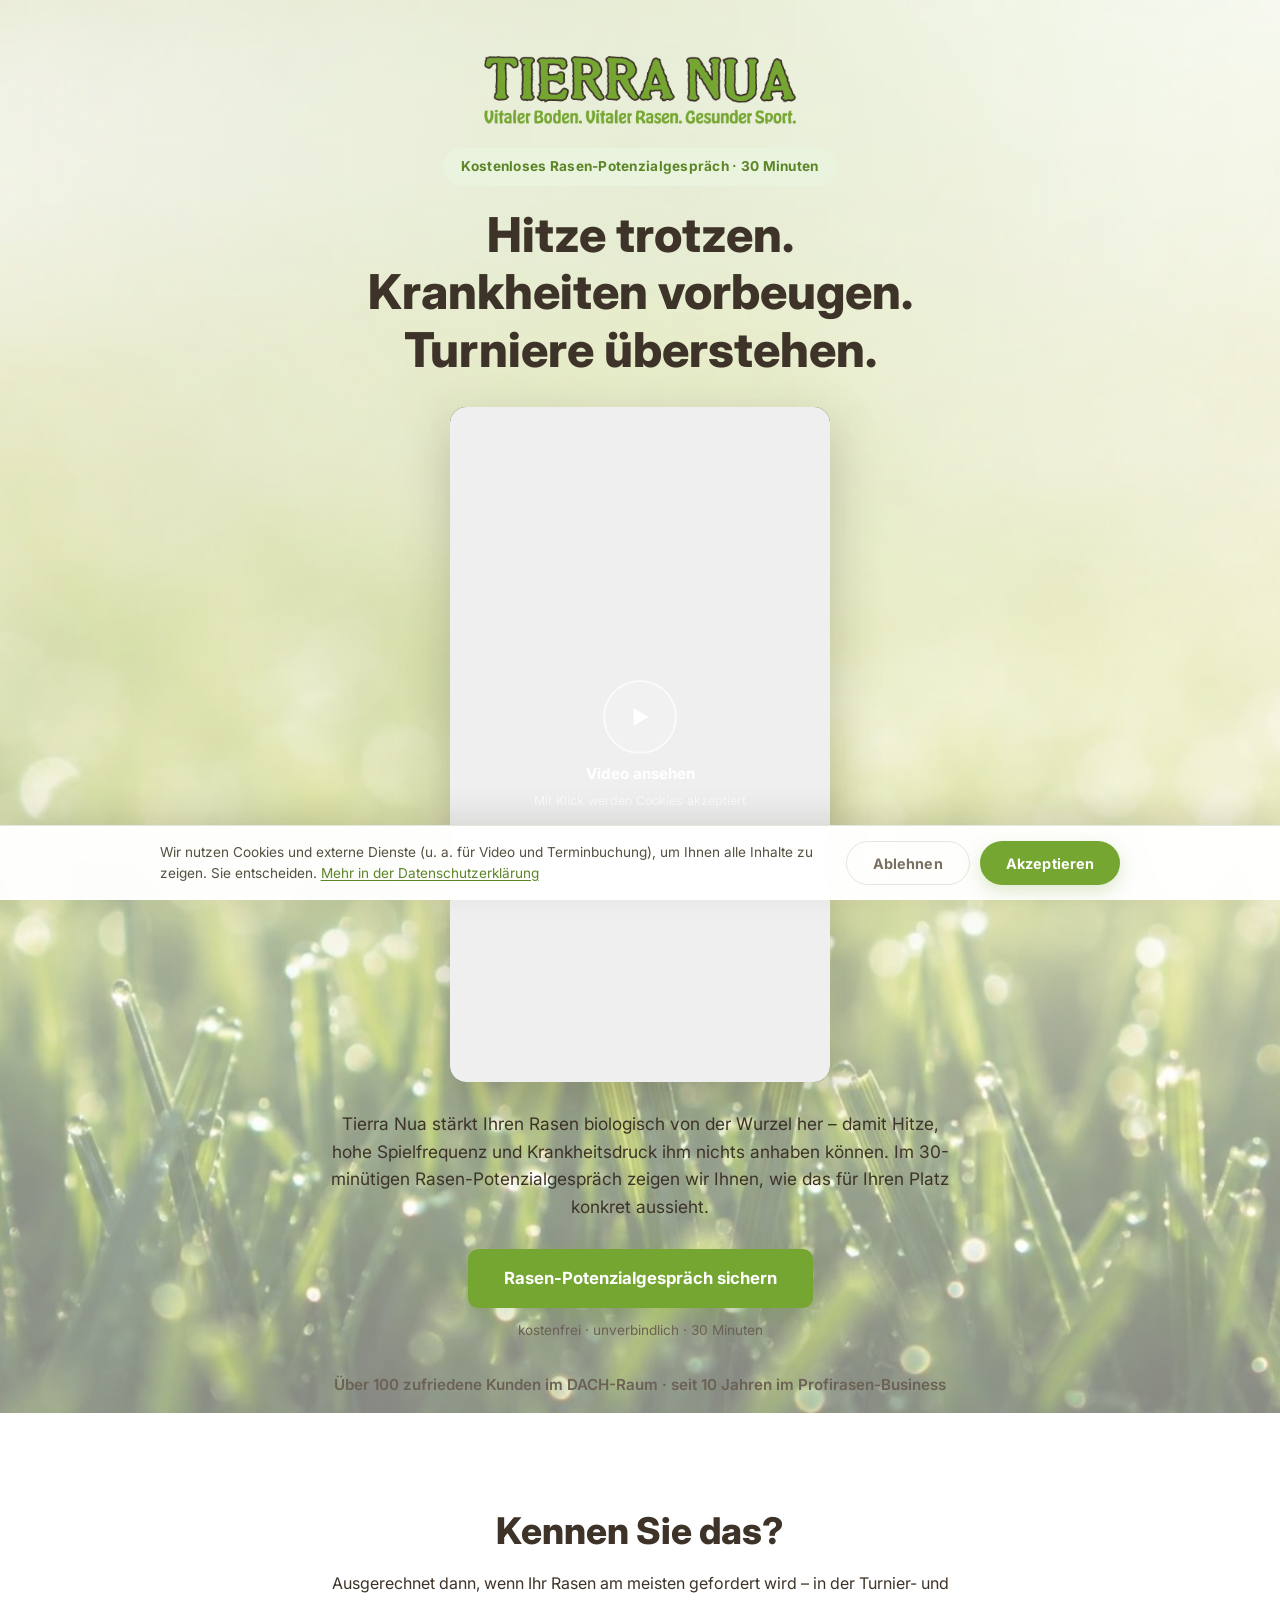
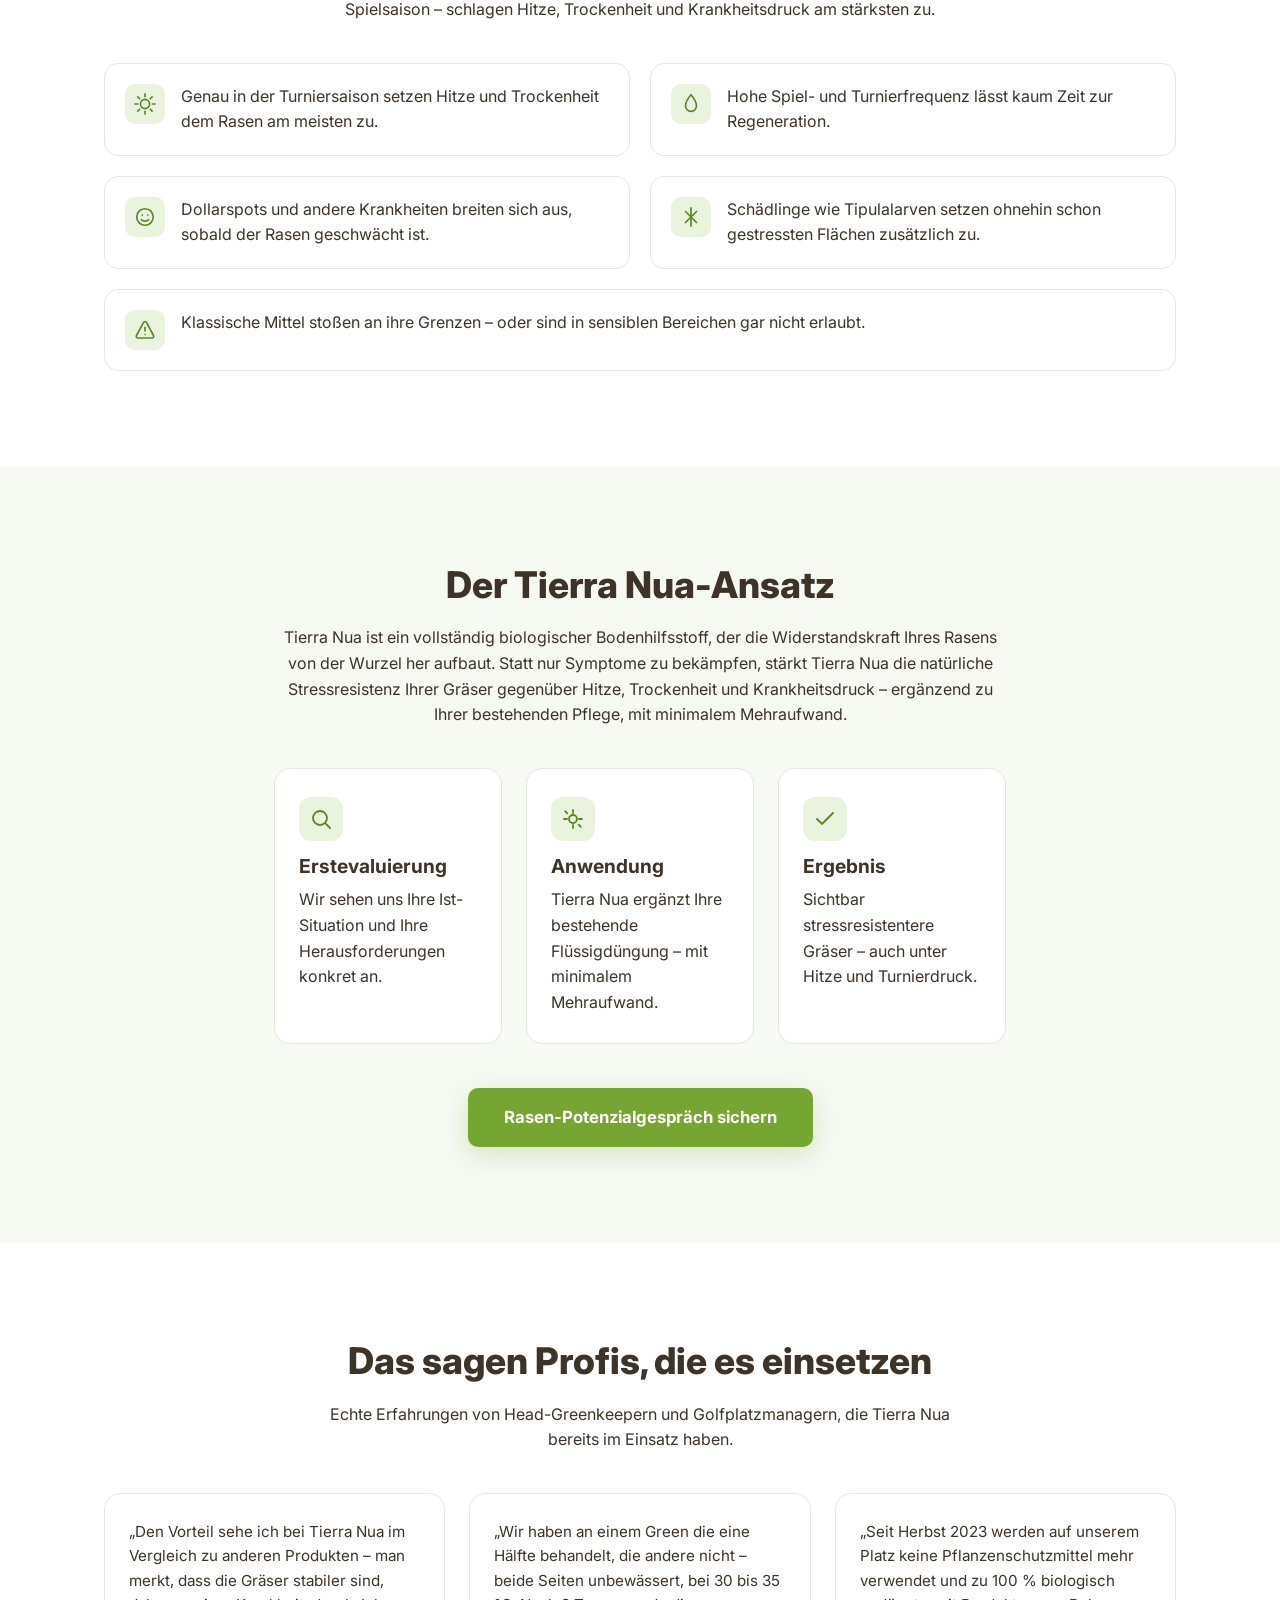
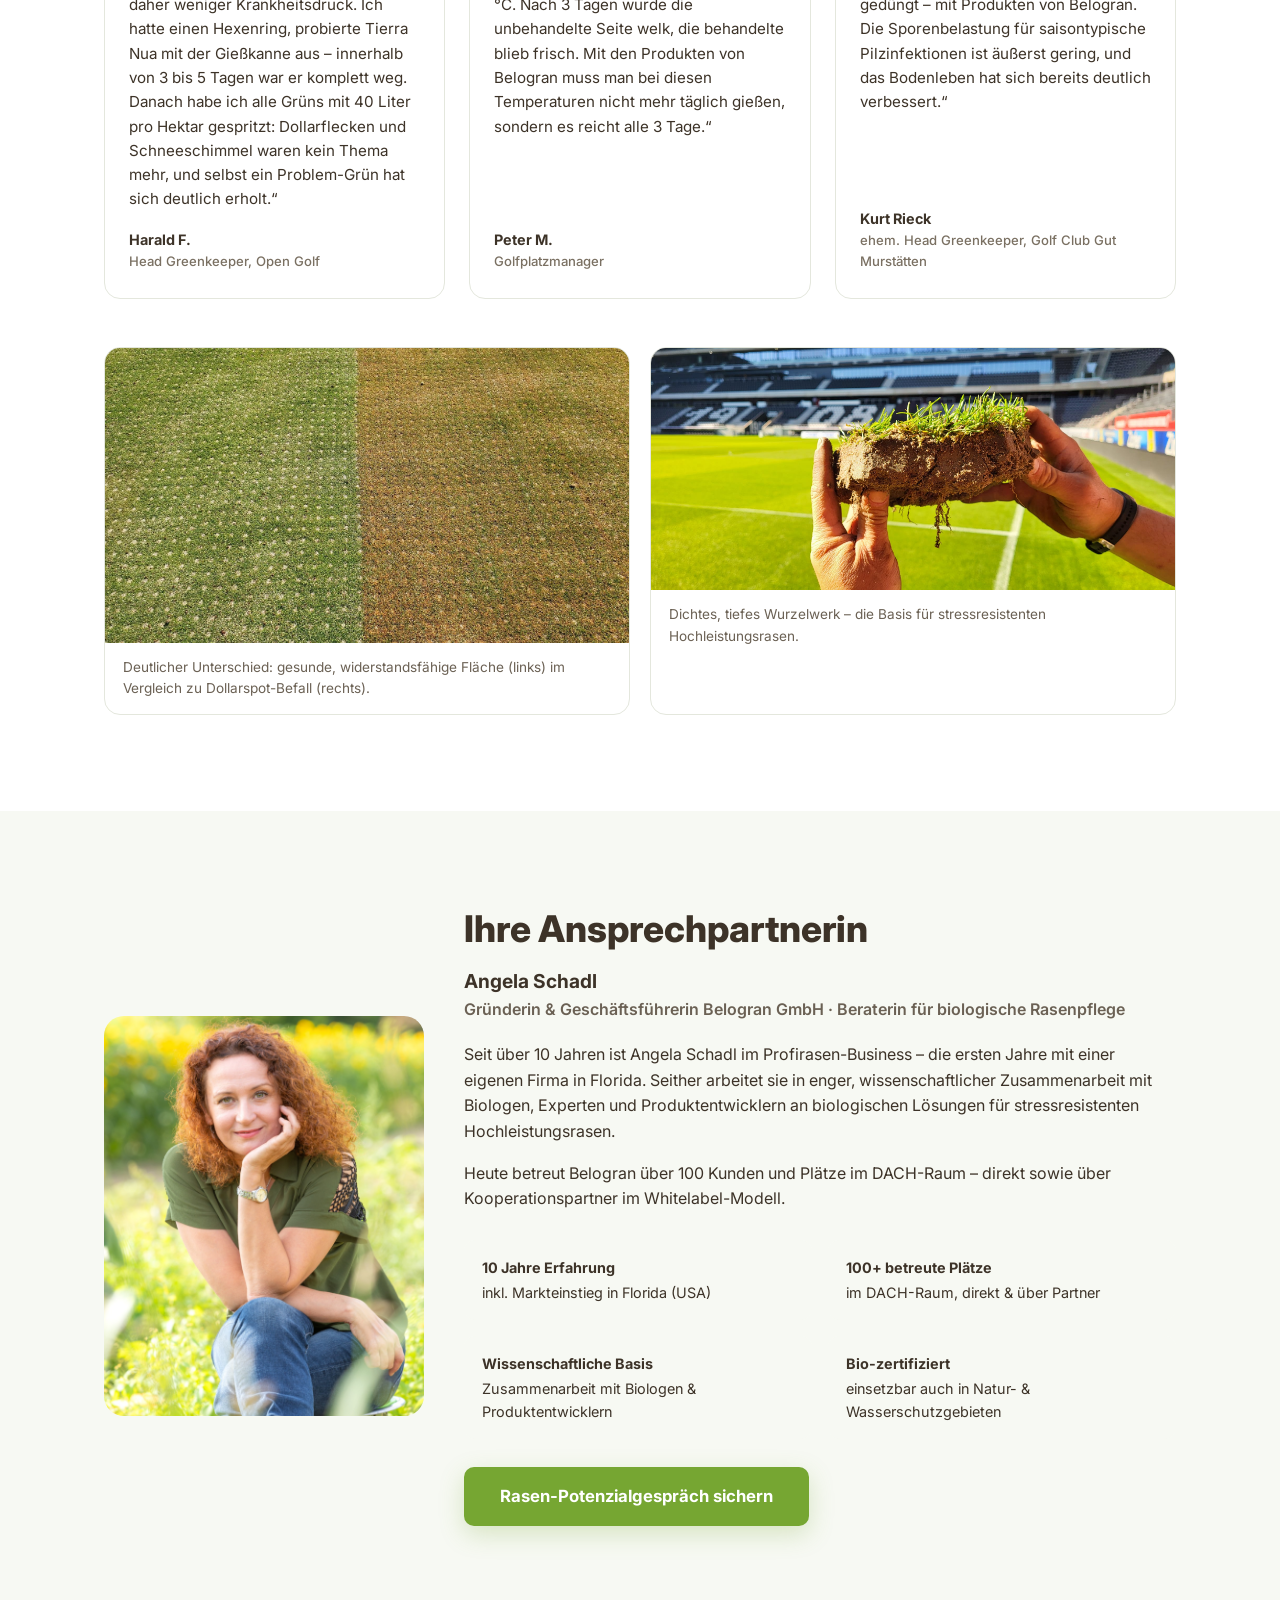
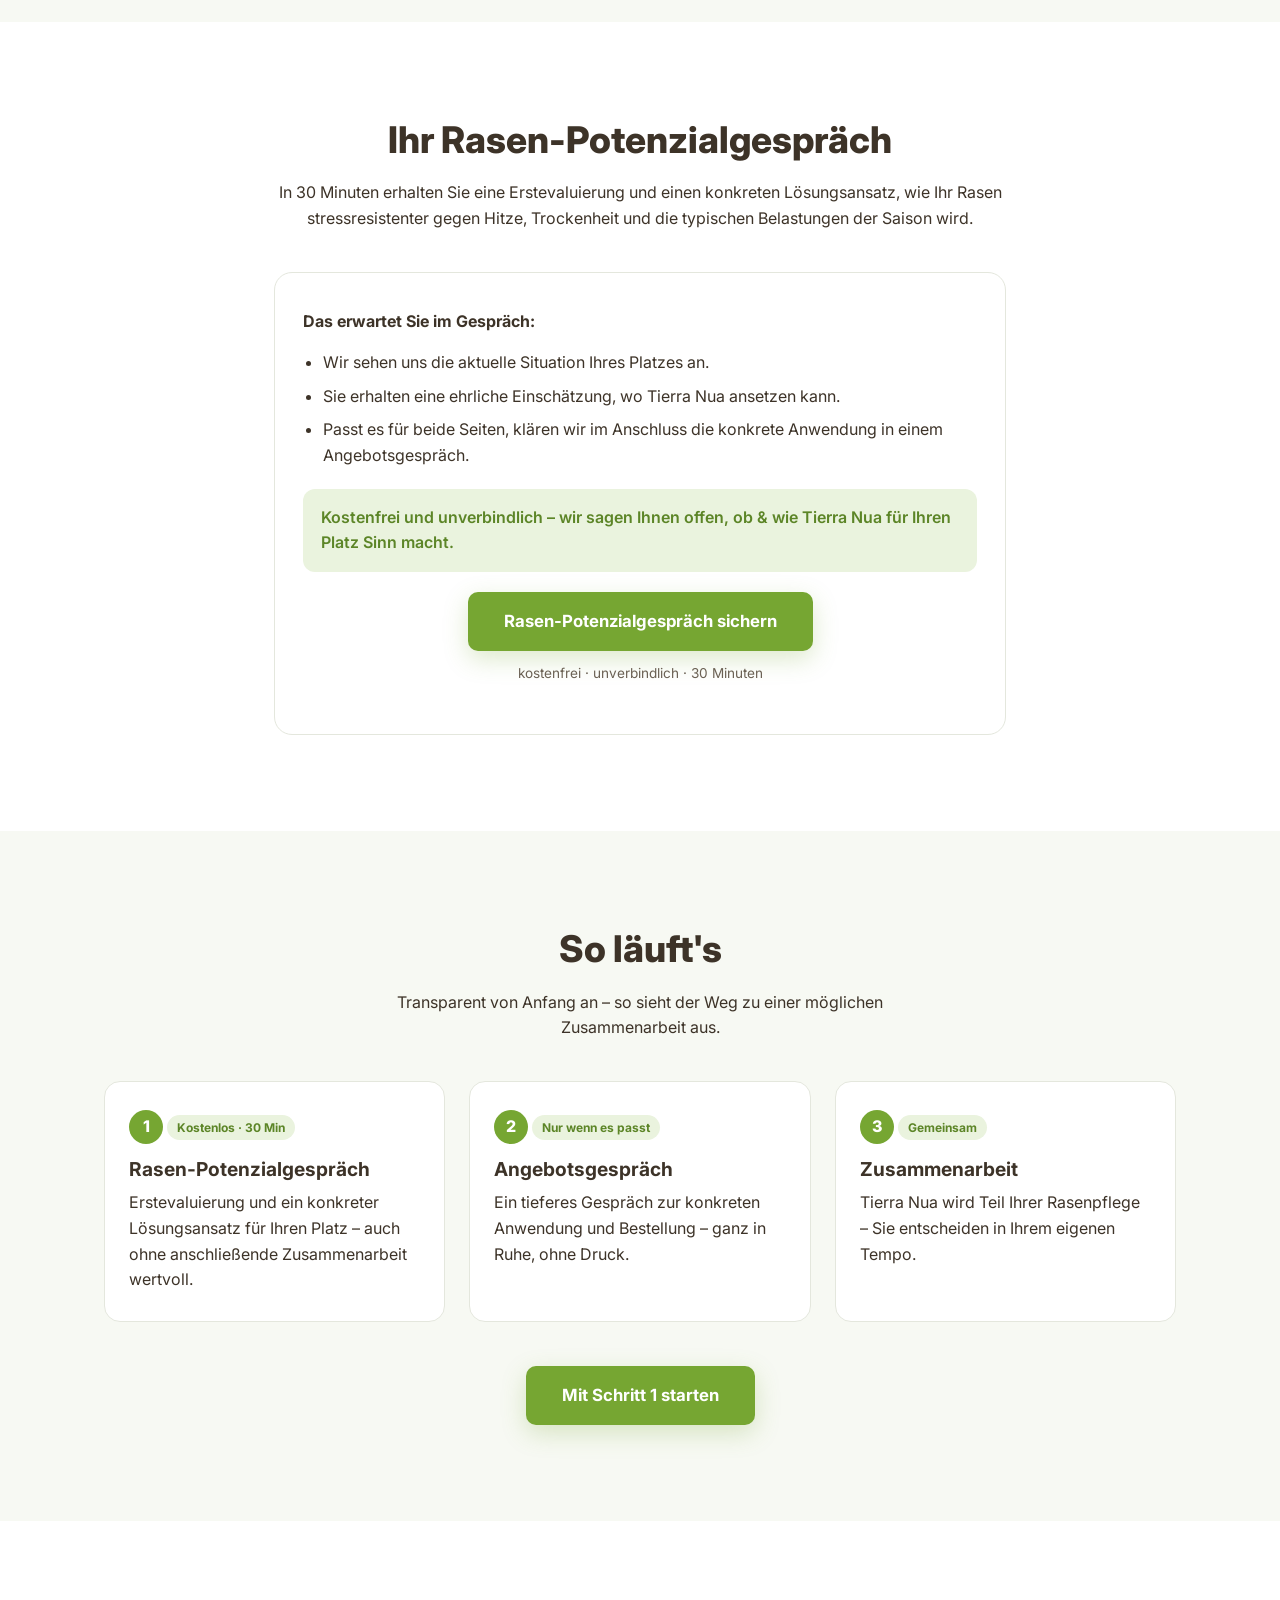
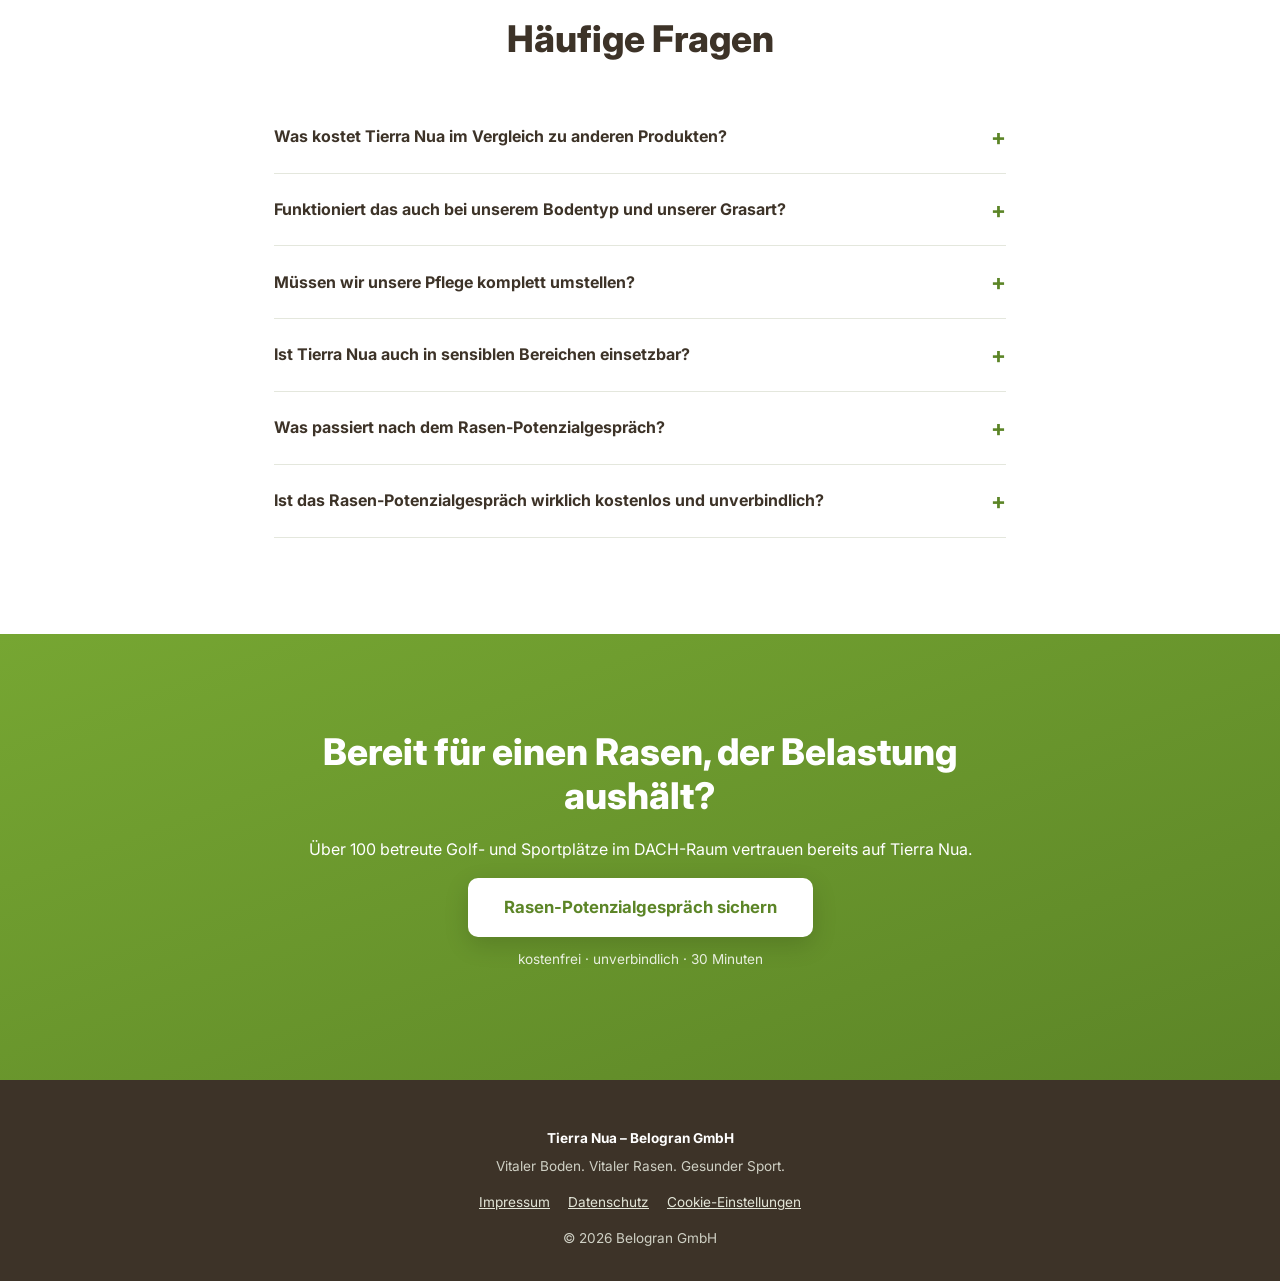
<file: index.html>
<!DOCTYPE html>
<html lang="de">
<head>
<meta charset="UTF-8">
<meta name="viewport" content="width=device-width, initial-scale=1.0">
<title>Tierra Nua – Kostenloses Rasen-Potenzialgespräch | Belogran</title>
<meta name="description" content="Stressresistente Grüns – auch bei Hitze, Trockenheit und hoher Turnierfrequenz. Sichern Sie sich Ihr kostenloses, 30-minütiges Rasen-Potenzialgespräch mit Tierra Nua.">
<link rel="icon" href="/favicon.png">
<link rel="preconnect" href="https://fonts.googleapis.com">
<link rel="preconnect" href="https://fonts.gstatic.com" crossorigin>
<link href="https://fonts.googleapis.com/css2?family=Inter:wght@400;500;600;700;800&display=swap" rel="stylesheet">
<link rel="stylesheet" href="/styles.css">
</head>
<body>

<!-- HERO -->
<header class="hero hero-bg">
  <div class="container">
    <img src="/tierra-nua-logo-mit-claim.png" alt="Tierra Nua – Vitaler Boden. Vitaler Rasen. Gesunder Sport." class="hero-logo" loading="eager" width="834" height="182">
    <span class="eyebrow">Kostenloses Rasen-Potenzialgespräch · 30 Minuten</span>
    <h1>Hitze trotzen.<br>Krankheiten vorbeugen.<br>Turniere überstehen.</h1>

    <div class="hero-video">
      <button type="button" class="hero-video__poster" id="hero-video-poster" aria-label="Video ansehen">
        <span class="hero-video__play" aria-hidden="true">
          <svg width="26" height="26" viewBox="0 0 24 24" fill="none" stroke="#ffffff" stroke-width="1.8"><polygon points="6 4 20 12 6 20" fill="#ffffff" stroke="none"/></svg>
        </span>
        <span class="hero-video__hint">Video ansehen</span>
        <span class="hero-video__consent">Mit Klick werden Cookies akzeptiert</span>
      </button>
    </div>

    <p style="max-width:620px;margin:0 auto 28px;font-size:1.08rem;">
      Tierra Nua stärkt Ihren Rasen biologisch von der Wurzel her – damit Hitze, hohe Spielfrequenz und
      Krankheitsdruck ihm nichts anhaben können. Im 30-minütigen Rasen-Potenzialgespräch zeigen wir Ihnen,
      wie das für Ihren Platz konkret aussieht.
    </p>

    <a href="/termin" class="btn-cta">Rasen-Potenzialgespräch sichern</a>
    <p class="micro-text">kostenfrei · unverbindlich · 30 Minuten</p>

    <p class="trust-line">Über 100 zufriedene Kunden im DACH-Raum · seit 10 Jahren im Profirasen-Business</p>
  </div>
</header>

<!-- PROBLEM / PAIN -->
<section>
  <div class="container-wide fade-in">
    <h2>Kennen Sie das?</h2>
    <p style="max-width:640px;margin:0 auto;">Ausgerechnet dann, wenn Ihr Rasen am meisten gefordert wird – in der Turnier- und Spielsaison – schlagen Hitze, Trockenheit und Krankheitsdruck am stärksten zu.</p>

    <ul class="icon-list">
      <li>
        <span class="icon"><svg viewBox="0 0 24 24" fill="none" stroke-width="1.8" stroke-linecap="round"><circle cx="12" cy="12" r="5"/><path d="M12 1v3M12 20v3M4.2 4.2l2.1 2.1M17.7 17.7l2.1 2.1M1 12h3M20 12h3M4.2 19.8l2.1-2.1M17.7 6.3l2.1-2.1"/></svg></span>
        <span>Genau in der Turniersaison setzen Hitze und Trockenheit dem Rasen am meisten zu.</span>
      </li>
      <li>
        <span class="icon"><svg viewBox="0 0 24 24" fill="none" stroke-width="1.8" stroke-linecap="round"><path d="M12 2s6 7 6 12a6 6 0 0 1-12 0c0-5 6-12 6-12z"/></svg></span>
        <span>Hohe Spiel- und Turnierfrequenz lässt kaum Zeit zur Regeneration.</span>
      </li>
      <li>
        <span class="icon"><svg viewBox="0 0 24 24" fill="none" stroke-width="1.8" stroke-linecap="round"><circle cx="12" cy="12" r="9"/><path d="M9 10h.01M15 10h.01M8 15c1 1 2 1.5 4 1.5s3-.5 4-1.5"/></svg></span>
        <span>Dollarspots und andere Krankheiten breiten sich aus, sobald der Rasen geschwächt ist.</span>
      </li>
      <li>
        <span class="icon"><svg viewBox="0 0 24 24" fill="none" stroke-width="1.8" stroke-linecap="round"><path d="M12 2v20M6 6l12 12M18 6L6 18"/></svg></span>
        <span>Schädlinge wie Tipulalarven setzen ohnehin schon gestressten Flächen zusätzlich zu.</span>
      </li>
      <li style="grid-column: 1 / -1;">
        <span class="icon"><svg viewBox="0 0 24 24" fill="none" stroke-width="1.8" stroke-linecap="round"><path d="M12 9v4M12 17h.01M10.3 3.9 2.7 18a1.8 1.8 0 0 0 1.6 2.7h15.4a1.8 1.8 0 0 0 1.6-2.7L13.7 3.9a1.8 1.8 0 0 0-3.4 0z"/></svg></span>
        <span>Klassische Mittel stoßen an ihre Grenzen – oder sind in sensiblen Bereichen gar nicht erlaubt.</span>
      </li>
    </ul>
  </div>
</section>

<!-- LÖSUNG / MECHANISMUS -->
<section class="section-alt">
  <div class="container fade-in">
    <h2>Der Tierra Nua-Ansatz</h2>
    <p>
      Tierra Nua ist ein vollständig biologischer Bodenhilfsstoff, der die Widerstandskraft Ihres Rasens
      von der Wurzel her aufbaut. Statt nur Symptome zu bekämpfen, stärkt Tierra Nua die natürliche
      Stressresistenz Ihrer Gräser gegenüber Hitze, Trockenheit und Krankheitsdruck – ergänzend zu Ihrer
      bestehenden Pflege, mit minimalem Mehraufwand.
    </p>

    <div class="step-grid">
      <div class="step-card">
        <div class="icon-wrap"><svg viewBox="0 0 24 24" fill="none" stroke-width="1.8" stroke-linecap="round"><circle cx="11" cy="11" r="7"/><path d="M21 21l-4.3-4.3"/></svg></div>
        <h3>Erstevaluierung</h3>
        <p style="margin:0;">Wir sehen uns Ihre Ist-Situation und Ihre Herausforderungen konkret an.</p>
      </div>
      <div class="step-card">
        <div class="icon-wrap"><svg viewBox="0 0 24 24" fill="none" stroke-width="1.8" stroke-linecap="round"><path d="M12 3v3M12 18v3M4.2 4.2l2.1 2.1M17.7 17.7l2.1 2.1M3 12h3M18 12h3"/><circle cx="12" cy="12" r="4"/></svg></div>
        <h3>Anwendung</h3>
        <p style="margin:0;">Tierra Nua ergänzt Ihre bestehende Flüssigdüngung – mit minimalem Mehraufwand.</p>
      </div>
      <div class="step-card">
        <div class="icon-wrap"><svg viewBox="0 0 24 24" fill="none" stroke-width="1.8" stroke-linecap="round"><path d="M4 12l5 5L20 6"/></svg></div>
        <h3>Ergebnis</h3>
        <p style="margin:0;">Sichtbar stressresistentere Gräser – auch unter Hitze und Turnierdruck.</p>
      </div>
    </div>

    <div style="margin-top:44px;">
      <a href="/termin" class="btn-cta">Rasen-Potenzialgespräch sichern</a>
    </div>
  </div>
</section>

<!-- PROOF -->
<section>
  <div class="container-wide fade-in">
    <h2>Das sagen Profis, die es einsetzen</h2>
    <p style="max-width:640px;margin:0 auto;">Echte Erfahrungen von Head-Greenkeepern und Golfplatzmanagern, die Tierra Nua bereits im Einsatz haben.</p>

    <div class="testimonial-grid">
      <div class="testimonial-card">
        <blockquote>„Den Vorteil sehe ich bei Tierra Nua im Vergleich zu anderen Produkten – man merkt, dass die Gräser stabiler sind, daher weniger Krankheitsdruck. Ich hatte einen Hexenring, probierte Tierra Nua mit der Gießkanne aus – innerhalb von 3 bis 5 Tagen war er komplett weg. Danach habe ich alle Grüns mit 40 Liter pro Hektar gespritzt: Dollarflecken und Schneeschimmel waren kein Thema mehr, und selbst ein Problem-Grün hat sich deutlich erholt.“</blockquote>
        <cite>Harald F.</cite>
        <span class="role">Head Greenkeeper, Open Golf</span>
      </div>
      <div class="testimonial-card">
        <blockquote>„Wir haben an einem Green die eine Hälfte behandelt, die andere nicht – beide Seiten unbewässert, bei 30 bis 35 °C. Nach 3 Tagen wurde die unbehandelte Seite welk, die behandelte blieb frisch. Mit den Produkten von Belogran muss man bei diesen Temperaturen nicht mehr täglich gießen, sondern es reicht alle 3 Tage.“</blockquote>
        <cite>Peter M.</cite>
        <span class="role">Golfplatzmanager</span>
      </div>
      <div class="testimonial-card">
        <blockquote>„Seit Herbst 2023 werden auf unserem Platz keine Pflanzenschutzmittel mehr verwendet und zu 100 % biologisch gedüngt – mit Produkten von Belogran. Die Sporenbelastung für saisontypische Pilzinfektionen ist äußerst gering, und das Bodenleben hat sich bereits deutlich verbessert.“</blockquote>
        <cite>Kurt Rieck</cite>
        <span class="role">ehem. Head Greenkeeper, Golf Club Gut Murstätten</span>
      </div>
    </div>

    <div class="proof-images">
      <figure>
        <img src="/vorher-nachher-split-dollarspot.jpg" alt="Vergleich: links gesundes, behandeltes Grün – rechts von Dollarspots befallene Fläche" loading="lazy" width="1344" height="756">
        <figcaption>Deutlicher Unterschied: gesunde, widerstandsfähige Fläche (links) im Vergleich zu Dollarspot-Befall (rechts).</figcaption>
      </figure>
      <figure>
        <img src="/vorher-nachher-wurzeln-1.jpg" alt="Bodenprofil mit dichtem, tiefem Wurzelwerk auf einem Sportplatz" loading="lazy" width="2000" height="924">
        <figcaption>Dichtes, tiefes Wurzelwerk – die Basis für stressresistenten Hochleistungsrasen.</figcaption>
      </figure>
    </div>
  </div>
</section>

<!-- BIO / AUTORITÄT -->
<section class="section-alt">
  <div class="container-wide fade-in">
    <div class="bio-grid">
      <div class="bio-photo">
        <img src="/angela-tierra-nua-portrait.jpg" alt="Angela Schadl, Gründerin von Belogran" loading="lazy" width="1333" height="2000">
      </div>
      <div>
        <h2>Ihre Ansprechpartnerin</h2>
        <h3 style="margin-bottom:4px;">Angela Schadl</h3>
        <p style="margin-bottom:20px;color:#6b6154;font-weight:600;">Gründerin &amp; Geschäftsführerin Belogran GmbH · Beraterin für biologische Rasenpflege</p>
        <p>
          Seit über 10 Jahren ist Angela Schadl im Profirasen-Business – die ersten Jahre mit einer eigenen
          Firma in Florida. Seither arbeitet sie in enger, wissenschaftlicher Zusammenarbeit mit Biologen,
          Experten und Produktentwicklern an biologischen Lösungen für stressresistenten Hochleistungsrasen.
        </p>
        <p>
          Heute betreut Belogran über 100 Kunden und Plätze im DACH-Raum – direkt sowie über
          Kooperationspartner im Whitelabel-Modell.
        </p>

        <div class="credibility-row">
          <div class="credibility-card"><strong>10 Jahre Erfahrung</strong>inkl. Markteinstieg in Florida (USA)</div>
          <div class="credibility-card"><strong>100+ betreute Plätze</strong>im DACH-Raum, direkt &amp; über Partner</div>
          <div class="credibility-card"><strong>Wissenschaftliche Basis</strong>Zusammenarbeit mit Biologen &amp; Produktentwicklern</div>
          <div class="credibility-card"><strong>Bio-zertifiziert</strong>einsetzbar auch in Natur- &amp; Wasserschutzgebieten</div>
        </div>

        <div style="margin-top:28px;">
          <a href="/termin" class="btn-cta">Rasen-Potenzialgespräch sichern</a>
        </div>
      </div>
    </div>
  </div>
</section>

<!-- ANGEBOT / FRAMING -->
<section>
  <div class="container fade-in">
    <h2>Ihr Rasen-Potenzialgespräch</h2>
    <p>In 30 Minuten erhalten Sie eine Erstevaluierung und einen konkreten Lösungsansatz, wie Ihr Rasen stressresistenter gegen Hitze, Trockenheit und die typischen Belastungen der Saison wird.</p>

    <div class="offer-box">
      <p style="font-weight:700;color:var(--color-dark);">Das erwartet Sie im Gespräch:</p>
      <ul>
        <li>Wir sehen uns die aktuelle Situation Ihres Platzes an.</li>
        <li>Sie erhalten eine ehrliche Einschätzung, wo Tierra Nua ansetzen kann.</li>
        <li>Passt es für beide Seiten, klären wir im Anschluss die konkrete Anwendung in einem Angebotsgespräch.</li>
      </ul>
      <div class="risk-reversal">Kostenfrei und unverbindlich – wir sagen Ihnen offen, ob &amp; wie Tierra Nua für Ihren Platz Sinn macht.</div>
      <div style="text-align:center;">
        <a href="/termin" class="btn-cta">Rasen-Potenzialgespräch sichern</a>
        <p class="micro-text">kostenfrei · unverbindlich · 30 Minuten</p>
      </div>
    </div>
  </div>
</section>

<!-- SO LÄUFT'S -->
<section class="section-alt">
  <div class="container-wide fade-in">
    <h2>So läuft's</h2>
    <p style="max-width:600px;margin:0 auto;">Transparent von Anfang an – so sieht der Weg zu einer möglichen Zusammenarbeit aus.</p>

    <div class="step-grid">
      <div class="step-card">
        <span class="step-badge">1</span>
        <span class="step-tag">Kostenlos · 30 Min</span>
        <h3>Rasen-Potenzialgespräch</h3>
        <p style="margin:0;">Erstevaluierung und ein konkreter Lösungsansatz für Ihren Platz – auch ohne anschließende Zusammenarbeit wertvoll.</p>
      </div>
      <div class="step-card">
        <span class="step-badge">2</span>
        <span class="step-tag">Nur wenn es passt</span>
        <h3>Angebotsgespräch</h3>
        <p style="margin:0;">Ein tieferes Gespräch zur konkreten Anwendung und Bestellung – ganz in Ruhe, ohne Druck.</p>
      </div>
      <div class="step-card">
        <span class="step-badge">3</span>
        <span class="step-tag">Gemeinsam</span>
        <h3>Zusammenarbeit</h3>
        <p style="margin:0;">Tierra Nua wird Teil Ihrer Rasenpflege – Sie entscheiden in Ihrem eigenen Tempo.</p>
      </div>
    </div>

    <div style="margin-top:44px;">
      <a href="/termin" class="btn-cta">Mit Schritt 1 starten</a>
    </div>
  </div>
</section>

<!-- FAQ -->
<section>
  <div class="container fade-in">
    <h2>Häufige Fragen</h2>
    <div class="faq-list">
      <details class="faq-item">
        <summary>Was kostet Tierra Nua im Vergleich zu anderen Produkten?</summary>
        <p>Tierra Nua liegt preislich im Mittelfeld verglichen mit anderen Produkten am Markt – bei der Leistung schneidet es aber überdurchschnittlich gut ab. Zudem ist es mit anderen Produkten kombinierbar.</p>
      </details>
      <details class="faq-item">
        <summary>Funktioniert das auch bei unserem Bodentyp und unserer Grasart?</summary>
        <p>Ja. Tierra Nua wirkt bei allen Bodenarten und Grastypen sehr gut. Bei sandigen Böden fördert es die Kompaktheit, bei kompakten Böden bricht es diese eher auf.</p>
      </details>
      <details class="faq-item">
        <summary>Müssen wir unsere Pflege komplett umstellen?</summary>
        <p>Nein. Wenn Sie bereits flüssig düngen – was fast immer der Fall ist – ist der Mehraufwand minimal.</p>
      </details>
      <details class="faq-item">
        <summary>Ist Tierra Nua auch in sensiblen Bereichen einsetzbar?</summary>
        <p>Ja. Unsere Produkte sind bio-zertifiziert und überall einsetzbar – auch in Naturschutz- und Wasserschutzgebieten, sogar per Drohne ausgebracht.</p>
      </details>
      <details class="faq-item">
        <summary>Was passiert nach dem Rasen-Potenzialgespräch?</summary>
        <p>Wenn es für beide Seiten passt, folgt ein Angebotsgespräch zur konkreten Anwendung und Bestellung. Ohne Interesse Ihrerseits endet es einfach beim kostenlosen Rasen-Potenzialgespräch – ganz ohne Verpflichtung.</p>
      </details>
      <details class="faq-item">
        <summary>Ist das Rasen-Potenzialgespräch wirklich kostenlos und unverbindlich?</summary>
        <p>Ja, absolut. Kein Verkaufsdruck – wir sagen Ihnen ehrlich, ob und wie Tierra Nua für Ihren Platz Sinn macht.</p>
      </details>
    </div>
  </div>
</section>

<!-- FINAL CTA -->
<section class="section-accent">
  <div class="container fade-in">
    <h2>Bereit für einen Rasen, der Belastung aushält?</h2>
    <p>Über 100 betreute Golf- und Sportplätze im DACH-Raum vertrauen bereits auf Tierra Nua.</p>
    <a href="/termin" class="btn-cta">Rasen-Potenzialgespräch sichern</a>
    <p class="micro-text">kostenfrei · unverbindlich · 30 Minuten</p>
  </div>
</section>

<!-- FOOTER -->
<footer>
  <div class="footer-brand">Tierra Nua – Belogran GmbH</div>
  <p style="margin:0;">Vitaler Boden. Vitaler Rasen. Gesunder Sport.</p>
  <div class="footer-links">
    <a href="/impressum">Impressum</a>
    <a href="/datenschutz">Datenschutz</a>
    <a href="#" data-open-cookie-settings>Cookie-Einstellungen</a>
  </div>
  <p style="margin:0;">© <span id="year"></span> Belogran GmbH</p>
</footer>

<!-- Cookie-Banner: nicht-blockierend, EIN Consent-Punkt für die ganze Seite -->
<div id="cookie-bar" class="cookie-bar" role="region" aria-label="Hinweis zu Cookies" hidden>
  <div class="cookie-bar__inner">
    <p class="cookie-bar__text">
      Wir nutzen Cookies und externe Dienste (u.&nbsp;a. für Video und Terminbuchung),
      um Ihnen alle Inhalte zu zeigen. Sie entscheiden.
      <a href="/datenschutz">Mehr in der Datenschutzerklärung</a>
    </p>
    <div class="cookie-bar__btns">
      <button type="button" id="cookie-decline" class="cookie-bar__btn cookie-bar__btn--decline">Ablehnen</button>
      <button type="button" id="cookie-accept" class="cookie-bar__btn cookie-bar__btn--accept">Akzeptieren</button>
    </div>
  </div>
</div>

<script>document.getElementById('year').textContent = new Date().getFullYear();</script>
<script src="/main.js"></script>
</body>
</html>
</file>
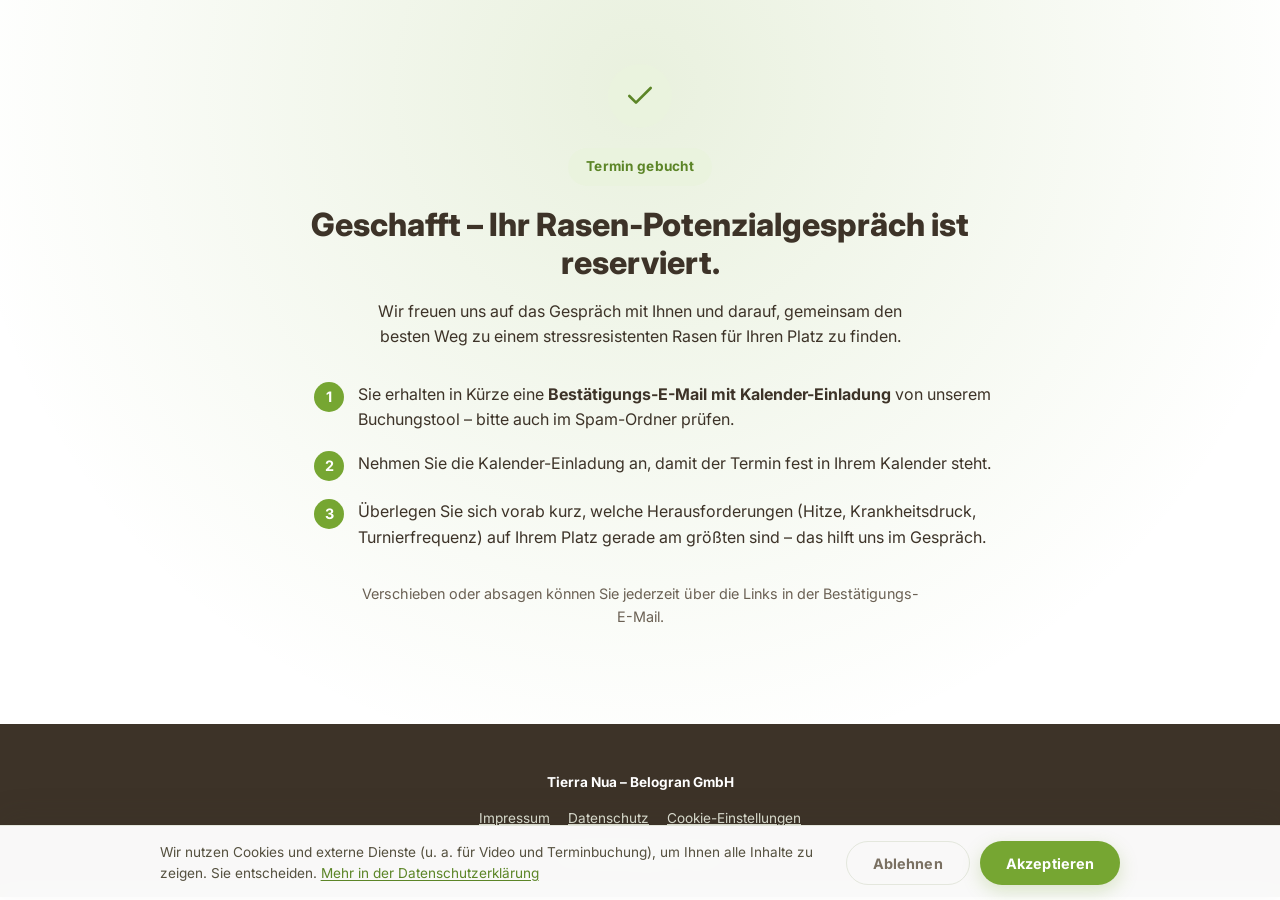
<file: danke/index.html>
<!DOCTYPE html>
<html lang="de">
<head>
<meta charset="UTF-8">
<meta name="viewport" content="width=device-width, initial-scale=1.0">
<title>Termin gebucht – Tierra Nua</title>
<meta name="robots" content="noindex, nofollow">
<link rel="icon" href="/favicon.png">
<link rel="preconnect" href="https://fonts.googleapis.com">
<link rel="preconnect" href="https://fonts.gstatic.com" crossorigin>
<link href="https://fonts.googleapis.com/css2?family=Inter:wght@400;500;600;700;800&display=swap" rel="stylesheet">
<link rel="stylesheet" href="/styles.css">
</head>
<body>

<section class="hero-bg" style="padding-top:64px;">
  <div class="container fade-in is-visible">
    <div class="check-icon">
      <svg viewBox="0 0 24 24" fill="none" stroke-width="2" stroke-linecap="round" stroke-linejoin="round"><path d="M4 12l5 5L20 6"/></svg>
    </div>
    <span class="eyebrow">Termin gebucht</span>
    <h1 style="font-size:2rem;">Geschafft – Ihr Rasen-Potenzialgespräch ist reserviert.</h1>
    <p style="max-width:560px;margin:0 auto;">Wir freuen uns auf das Gespräch mit Ihnen und darauf, gemeinsam den besten Weg zu einem stressresistenten Rasen für Ihren Platz zu finden.</p>

    <ol class="next-steps">
      <li>
        <span class="num">1</span>
        <span>Sie erhalten in Kürze eine <strong>Bestätigungs-E-Mail mit Kalender-Einladung</strong> von unserem Buchungstool – bitte auch im Spam-Ordner prüfen.</span>
      </li>
      <li>
        <span class="num">2</span>
        <span>Nehmen Sie die Kalender-Einladung an, damit der Termin fest in Ihrem Kalender steht.</span>
      </li>
      <li>
        <span class="num">3</span>
        <span>Überlegen Sie sich vorab kurz, welche Herausforderungen (Hitze, Krankheitsdruck, Turnierfrequenz) auf Ihrem Platz gerade am größten sind – das hilft uns im Gespräch.</span>
      </li>
    </ol>

    <p style="max-width:560px;margin:32px auto 0;font-size:0.9rem;color:#6b6154;">
      Verschieben oder absagen können Sie jederzeit über die Links in der Bestätigungs-E-Mail.
    </p>
  </div>
</section>

<footer>
  <div class="footer-brand">Tierra Nua – Belogran GmbH</div>
  <div class="footer-links">
    <a href="/impressum">Impressum</a>
    <a href="/datenschutz">Datenschutz</a>
    <a href="#" data-open-cookie-settings>Cookie-Einstellungen</a>
  </div>
  <p style="margin:0;">© <span id="year"></span> Belogran GmbH</p>
</footer>

<!-- Cookie-Banner: nicht-blockierend, EIN Consent-Punkt für die ganze Seite -->
<div id="cookie-bar" class="cookie-bar" role="region" aria-label="Hinweis zu Cookies" hidden>
  <div class="cookie-bar__inner">
    <p class="cookie-bar__text">
      Wir nutzen Cookies und externe Dienste (u.&nbsp;a. für Video und Terminbuchung),
      um Ihnen alle Inhalte zu zeigen. Sie entscheiden.
      <a href="/datenschutz">Mehr in der Datenschutzerklärung</a>
    </p>
    <div class="cookie-bar__btns">
      <button type="button" id="cookie-decline" class="cookie-bar__btn cookie-bar__btn--decline">Ablehnen</button>
      <button type="button" id="cookie-accept" class="cookie-bar__btn cookie-bar__btn--accept">Akzeptieren</button>
    </div>
  </div>
</div>

<script>document.getElementById('year').textContent = new Date().getFullYear();</script>
<script src="/main.js"></script>
</body>
</html>
</file>
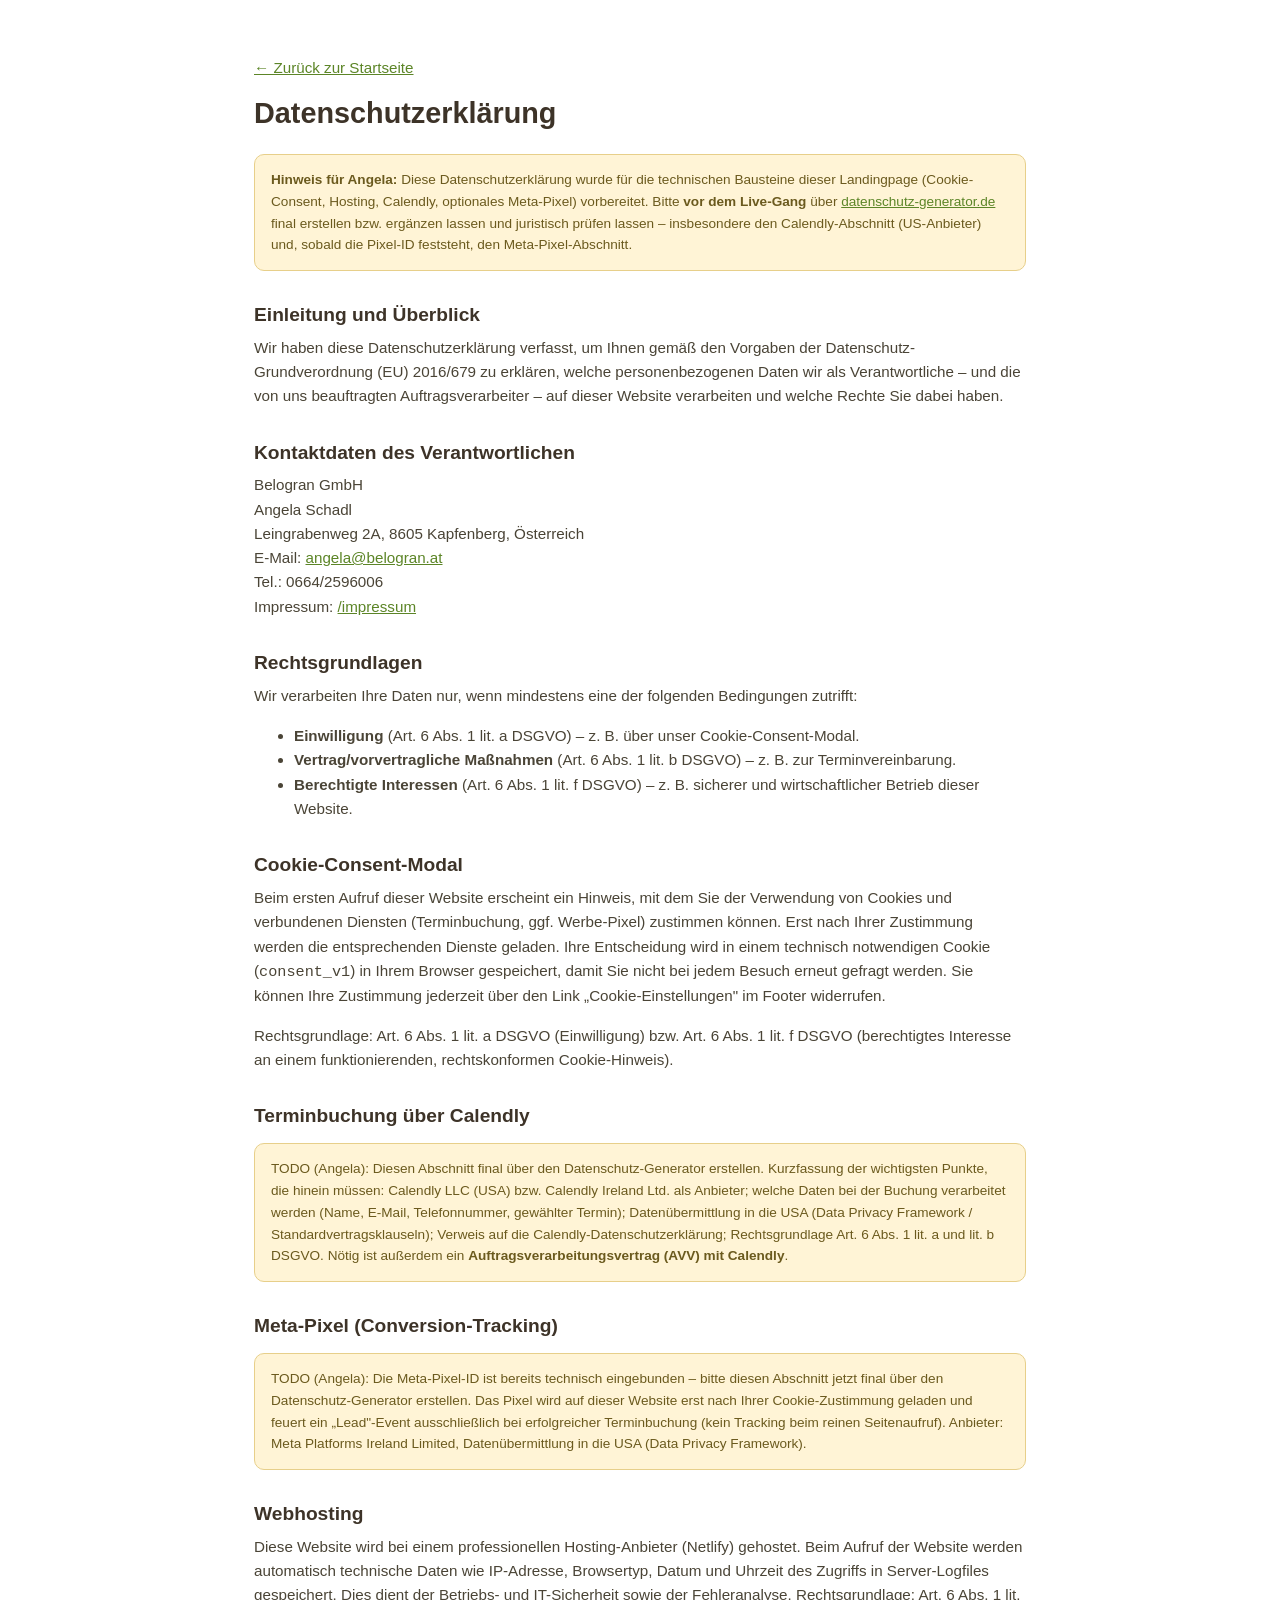
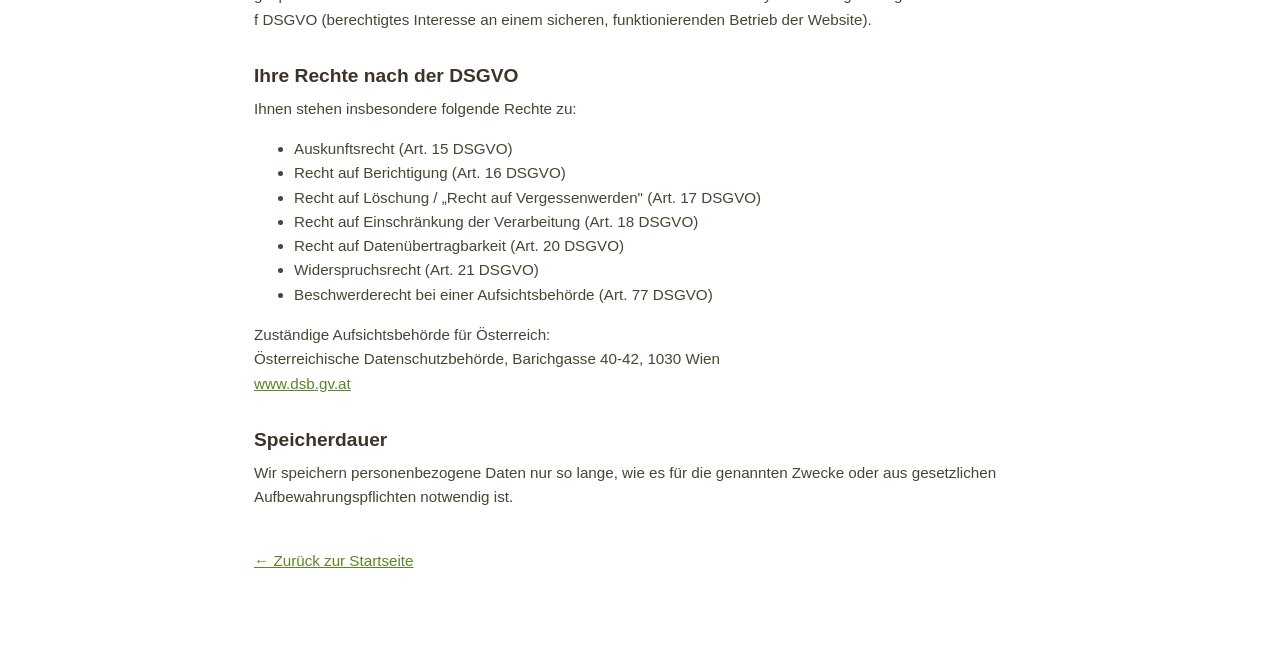
<file: datenschutz/index.html>
<!DOCTYPE html>
<html lang="de">
<head>
<meta charset="UTF-8">
<meta name="viewport" content="width=device-width, initial-scale=1.0">
<title>Datenschutzerklärung | Tierra Nua – Belogran GmbH</title>
<meta name="robots" content="noindex, follow">
<link rel="icon" href="/favicon.png">
<link rel="stylesheet" href="/styles.css">
</head>
<body>
<div class="legal-page">
  <p><a href="/">&larr; Zurück zur Startseite</a></p>
  <h1>Datenschutzerklärung</h1>

  <div class="legal-todo">
    <strong>Hinweis für Angela:</strong> Diese Datenschutzerklärung wurde für die technischen Bausteine
    dieser Landingpage (Cookie-Consent, Hosting, Calendly, optionales Meta-Pixel) vorbereitet. Bitte
    <strong>vor dem Live-Gang</strong> über <a href="https://www.datenschutz-generator.de" target="_blank" rel="noopener">datenschutz-generator.de</a>
    final erstellen bzw. ergänzen lassen und juristisch prüfen lassen – insbesondere den Calendly-Abschnitt
    (US-Anbieter) und, sobald die Pixel-ID feststeht, den Meta-Pixel-Abschnitt.
  </div>

  <h2>Einleitung und Überblick</h2>
  <p>
    Wir haben diese Datenschutzerklärung verfasst, um Ihnen gemäß den Vorgaben der Datenschutz-Grundverordnung
    (EU) 2016/679 zu erklären, welche personenbezogenen Daten wir als Verantwortliche – und die von uns
    beauftragten Auftragsverarbeiter – auf dieser Website verarbeiten und welche Rechte Sie dabei haben.
  </p>

  <h2>Kontaktdaten des Verantwortlichen</h2>
  <p>
    Belogran GmbH<br>
    Angela Schadl<br>
    Leingrabenweg 2A, 8605 Kapfenberg, Österreich<br>
    E-Mail: <a href="mailto:angela@belogran.at">angela@belogran.at</a><br>
    Tel.: 0664/2596006<br>
    Impressum: <a href="/impressum">/impressum</a>
  </p>

  <h2>Rechtsgrundlagen</h2>
  <p>Wir verarbeiten Ihre Daten nur, wenn mindestens eine der folgenden Bedingungen zutrifft:</p>
  <ul>
    <li><strong>Einwilligung</strong> (Art. 6 Abs. 1 lit. a DSGVO) – z. B. über unser Cookie-Consent-Modal.</li>
    <li><strong>Vertrag/vorvertragliche Maßnahmen</strong> (Art. 6 Abs. 1 lit. b DSGVO) – z. B. zur Terminvereinbarung.</li>
    <li><strong>Berechtigte Interessen</strong> (Art. 6 Abs. 1 lit. f DSGVO) – z. B. sicherer und wirtschaftlicher Betrieb dieser Website.</li>
  </ul>

  <h2>Cookie-Consent-Modal</h2>
  <p>
    Beim ersten Aufruf dieser Website erscheint ein Hinweis, mit dem Sie der Verwendung von Cookies und
    verbundenen Diensten (Terminbuchung, ggf. Werbe-Pixel) zustimmen können. Erst nach Ihrer Zustimmung
    werden die entsprechenden Dienste geladen. Ihre Entscheidung wird in einem technisch notwendigen
    Cookie (<code>consent_v1</code>) in Ihrem Browser gespeichert, damit Sie nicht bei jedem Besuch erneut
    gefragt werden. Sie können Ihre Zustimmung jederzeit über den Link „Cookie-Einstellungen" im Footer
    widerrufen.
  </p>
  <p>
    Rechtsgrundlage: Art. 6 Abs. 1 lit. a DSGVO (Einwilligung) bzw. Art. 6 Abs. 1 lit. f DSGVO (berechtigtes
    Interesse an einem funktionierenden, rechtskonformen Cookie-Hinweis).
  </p>

  <h2>Terminbuchung über Calendly</h2>
  <div class="legal-todo">
    TODO (Angela): Diesen Abschnitt final über den Datenschutz-Generator erstellen. Kurzfassung der
    wichtigsten Punkte, die hinein müssen: Calendly LLC (USA) bzw. Calendly Ireland Ltd. als Anbieter;
    welche Daten bei der Buchung verarbeitet werden (Name, E-Mail, Telefonnummer, gewählter Termin);
    Datenübermittlung in die USA (Data Privacy Framework / Standardvertragsklauseln); Verweis auf die
    Calendly-Datenschutzerklärung; Rechtsgrundlage Art. 6 Abs. 1 lit. a und lit. b DSGVO. Nötig ist
    außerdem ein <strong>Auftragsverarbeitungsvertrag (AVV) mit Calendly</strong>.
  </div>

  <h2>Meta-Pixel (Conversion-Tracking)</h2>
  <div class="legal-todo">
    TODO (Angela): Die Meta-Pixel-ID ist bereits technisch eingebunden – bitte diesen Abschnitt jetzt final
    über den Datenschutz-Generator erstellen. Das Pixel wird auf dieser Website erst nach Ihrer
    Cookie-Zustimmung geladen und feuert ein „Lead"-Event ausschließlich bei erfolgreicher Terminbuchung
    (kein Tracking beim reinen Seitenaufruf). Anbieter: Meta Platforms Ireland Limited, Datenübermittlung
    in die USA (Data Privacy Framework).
  </div>

  <h2>Webhosting</h2>
  <p>
    Diese Website wird bei einem professionellen Hosting-Anbieter (Netlify) gehostet. Beim Aufruf der
    Website werden automatisch technische Daten wie IP-Adresse, Browsertyp, Datum und Uhrzeit des Zugriffs
    in Server-Logfiles gespeichert. Dies dient der Betriebs- und IT-Sicherheit sowie der Fehleranalyse.
    Rechtsgrundlage: Art. 6 Abs. 1 lit. f DSGVO (berechtigtes Interesse an einem sicheren, funktionierenden
    Betrieb der Website).
  </p>

  <h2>Ihre Rechte nach der DSGVO</h2>
  <p>Ihnen stehen insbesondere folgende Rechte zu:</p>
  <ul>
    <li>Auskunftsrecht (Art. 15 DSGVO)</li>
    <li>Recht auf Berichtigung (Art. 16 DSGVO)</li>
    <li>Recht auf Löschung / „Recht auf Vergessenwerden" (Art. 17 DSGVO)</li>
    <li>Recht auf Einschränkung der Verarbeitung (Art. 18 DSGVO)</li>
    <li>Recht auf Datenübertragbarkeit (Art. 20 DSGVO)</li>
    <li>Widerspruchsrecht (Art. 21 DSGVO)</li>
    <li>Beschwerderecht bei einer Aufsichtsbehörde (Art. 77 DSGVO)</li>
  </ul>
  <p>
    Zuständige Aufsichtsbehörde für Österreich:<br>
    Österreichische Datenschutzbehörde, Barichgasse 40-42, 1030 Wien<br>
    <a href="https://www.dsb.gv.at/" target="_blank" rel="noopener">www.dsb.gv.at</a>
  </p>

  <h2>Speicherdauer</h2>
  <p>
    Wir speichern personenbezogene Daten nur so lange, wie es für die genannten Zwecke oder aus
    gesetzlichen Aufbewahrungspflichten notwendig ist.
  </p>

  <p style="margin-top:40px;"><a href="/">&larr; Zurück zur Startseite</a></p>
</div>
</body>
</html>
</file>
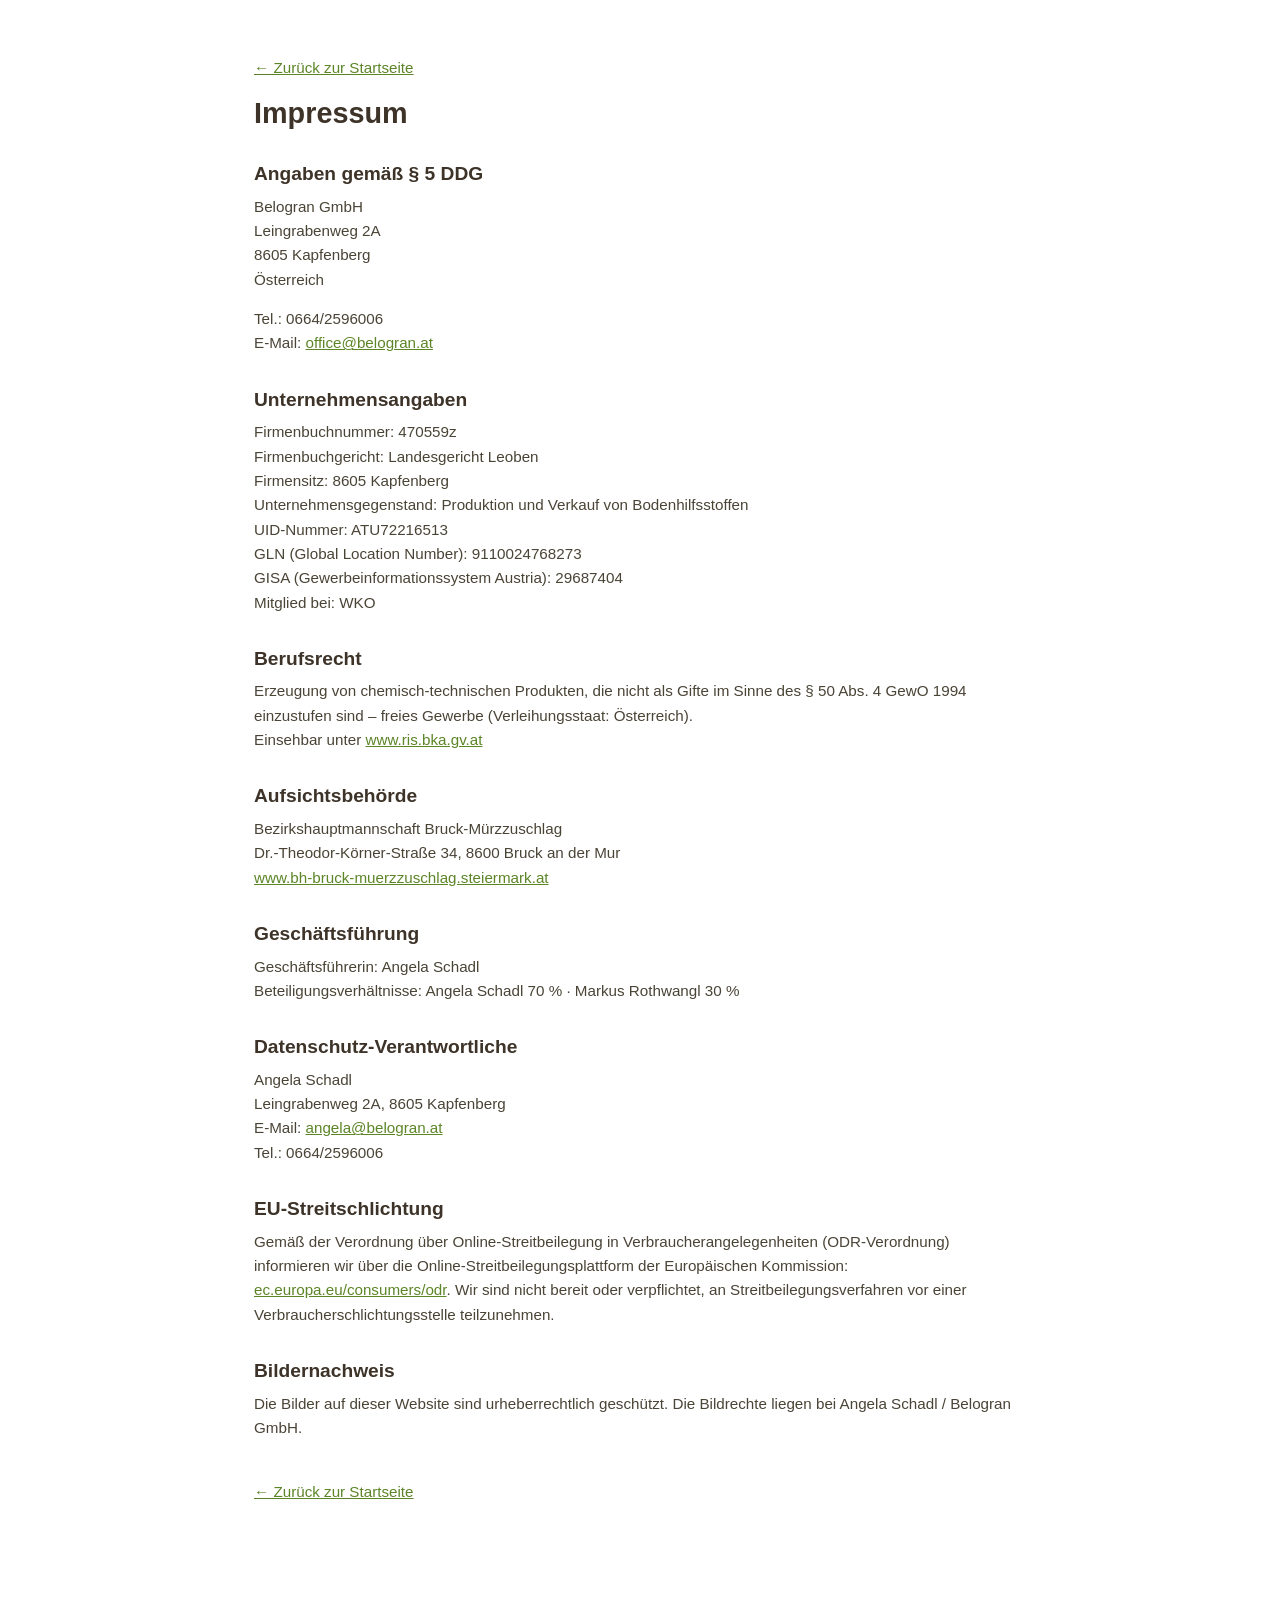
<file: impressum/index.html>
<!DOCTYPE html>
<html lang="de">
<head>
<meta charset="UTF-8">
<meta name="viewport" content="width=device-width, initial-scale=1.0">
<title>Impressum | Tierra Nua – Belogran GmbH</title>
<meta name="robots" content="noindex, follow">
<link rel="icon" href="/favicon.png">
<link rel="stylesheet" href="/styles.css">
</head>
<body>
<div class="legal-page">
  <p><a href="/">&larr; Zurück zur Startseite</a></p>
  <h1>Impressum</h1>

  <h2>Angaben gemäß § 5 DDG</h2>
  <p>
    Belogran GmbH<br>
    Leingrabenweg 2A<br>
    8605 Kapfenberg<br>
    Österreich
  </p>
  <p>
    Tel.: 0664/2596006<br>
    E-Mail: <a href="mailto:office@belogran.at">office@belogran.at</a>
  </p>

  <h2>Unternehmensangaben</h2>
  <p>
    Firmenbuchnummer: 470559z<br>
    Firmenbuchgericht: Landesgericht Leoben<br>
    Firmensitz: 8605 Kapfenberg<br>
    Unternehmensgegenstand: Produktion und Verkauf von Bodenhilfsstoffen<br>
    UID-Nummer: ATU72216513<br>
    GLN (Global Location Number): 9110024768273<br>
    GISA (Gewerbeinformationssystem Austria): 29687404<br>
    Mitglied bei: WKO
  </p>

  <h2>Berufsrecht</h2>
  <p>
    Erzeugung von chemisch-technischen Produkten, die nicht als Gifte im Sinne des § 50 Abs. 4 GewO 1994
    einzustufen sind – freies Gewerbe (Verleihungsstaat: Österreich).<br>
    Einsehbar unter <a href="https://www.ris.bka.gv.at" target="_blank" rel="noopener">www.ris.bka.gv.at</a>
  </p>

  <h2>Aufsichtsbehörde</h2>
  <p>
    Bezirkshauptmannschaft Bruck-Mürzzuschlag<br>
    Dr.-Theodor-Körner-Straße 34, 8600 Bruck an der Mur<br>
    <a href="https://www.bh-bruck-muerzzuschlag.steiermark.at/" target="_blank" rel="noopener">www.bh-bruck-muerzzuschlag.steiermark.at</a>
  </p>

  <h2>Geschäftsführung</h2>
  <p>
    Geschäftsführerin: Angela Schadl<br>
    Beteiligungsverhältnisse: Angela Schadl 70 % · Markus Rothwangl 30 %
  </p>

  <h2>Datenschutz-Verantwortliche</h2>
  <p>
    Angela Schadl<br>
    Leingrabenweg 2A, 8605 Kapfenberg<br>
    E-Mail: <a href="mailto:angela@belogran.at">angela@belogran.at</a><br>
    Tel.: 0664/2596006
  </p>

  <h2>EU-Streitschlichtung</h2>
  <p>
    Gemäß der Verordnung über Online-Streitbeilegung in Verbraucherangelegenheiten (ODR-Verordnung) informieren
    wir über die Online-Streitbeilegungsplattform der Europäischen Kommission:
    <a href="https://ec.europa.eu/consumers/odr/main/index.cfm?event=main.home2.show&lng=DE" target="_blank" rel="noopener">ec.europa.eu/consumers/odr</a>.
    Wir sind nicht bereit oder verpflichtet, an Streitbeilegungsverfahren vor einer Verbraucherschlichtungsstelle teilzunehmen.
  </p>

  <h2>Bildernachweis</h2>
  <p>Die Bilder auf dieser Website sind urheberrechtlich geschützt. Die Bildrechte liegen bei Angela Schadl / Belogran GmbH.</p>

  <p style="margin-top:40px;"><a href="/">&larr; Zurück zur Startseite</a></p>
</div>
</body>
</html>
</file>
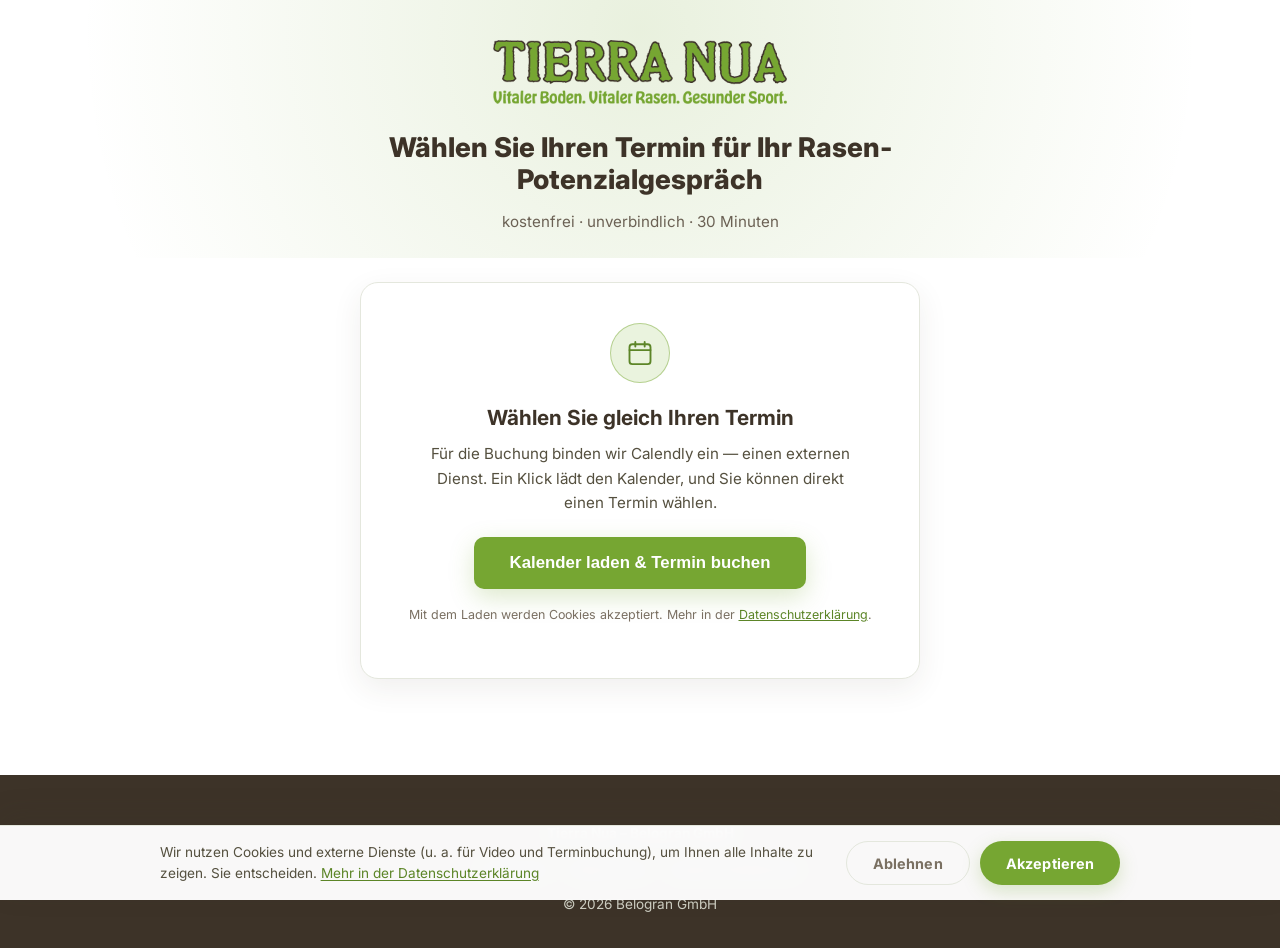
<file: termin/index.html>
<!DOCTYPE html>
<html lang="de">
<head>
<meta charset="UTF-8">
<meta name="viewport" content="width=device-width, initial-scale=1.0">
<title>Termin wählen – Rasen-Potenzialgespräch | Tierra Nua</title>
<meta name="description" content="Wählen Sie Ihren Termin für das kostenlose, 30-minütige Rasen-Potenzialgespräch mit Tierra Nua.">
<link rel="icon" href="/favicon.png">
<link rel="preconnect" href="https://fonts.googleapis.com">
<link rel="preconnect" href="https://fonts.gstatic.com" crossorigin>
<link href="https://fonts.googleapis.com/css2?family=Inter:wght@400;500;600;700;800&display=swap" rel="stylesheet">
<link rel="stylesheet" href="/styles.css">
</head>
<body>

<header class="termin-header hero-bg">
  <div class="container">
    <a href="/" style="display:inline-block;margin-bottom:20px;">
      <img src="/tierra-nua-logo-mit-claim.png" alt="Tierra Nua – Vitaler Boden. Vitaler Rasen. Gesunder Sport." style="height:64px;width:auto;margin:0 auto;" loading="lazy">
    </a>
    <h1 style="font-size:1.7rem;">Wählen Sie Ihren Termin für Ihr Rasen-Potenzialgespräch</h1>
    <p class="micro-text" style="font-size:0.95rem;">kostenfrei · unverbindlich · 30 Minuten</p>
  </div>
</header>

<section style="padding-top:0;">
  <div class="calendly-wrap">
    <div id="calendly-gate" class="calendly-gate" hidden>
      <div class="calendly-gate__icon" aria-hidden="true">
        <svg viewBox="0 0 24 24" stroke-width="1.6" stroke-linecap="round" stroke-linejoin="round"><rect x="3" y="4.5" width="18" height="17" rx="2.5"></rect><path d="M3 9.5h18M8 2.5v4M16 2.5v4"></path></svg>
      </div>
      <div class="calendly-gate__title">Wählen Sie gleich Ihren Termin</div>
      <p class="calendly-gate__text">Für die Buchung binden wir Calendly ein — einen externen Dienst. Ein Klick lädt den Kalender, und Sie können direkt einen Termin wählen.</p>
      <button type="button" id="calendly-load" class="btn-cta">Kalender laden &amp; Termin buchen</button>
      <p class="calendly-gate__hint">Mit dem Laden werden Cookies akzeptiert. Mehr in der <a href="/datenschutz">Datenschutzerklärung</a>.</p>
    </div>
    <div id="calendly-embed" hidden></div>
  </div>
</section>

<footer>
  <div class="footer-brand">Tierra Nua – Belogran GmbH</div>
  <div class="footer-links">
    <a href="/impressum">Impressum</a>
    <a href="/datenschutz">Datenschutz</a>
    <a href="#" data-open-cookie-settings>Cookie-Einstellungen</a>
  </div>
  <p style="margin:0;">© <span id="year"></span> Belogran GmbH</p>
</footer>

<!-- Cookie-Banner: nicht-blockierend, EIN Consent-Punkt für die ganze Seite -->
<div id="cookie-bar" class="cookie-bar" role="region" aria-label="Hinweis zu Cookies" hidden>
  <div class="cookie-bar__inner">
    <p class="cookie-bar__text">
      Wir nutzen Cookies und externe Dienste (u.&nbsp;a. für Video und Terminbuchung),
      um Ihnen alle Inhalte zu zeigen. Sie entscheiden.
      <a href="/datenschutz">Mehr in der Datenschutzerklärung</a>
    </p>
    <div class="cookie-bar__btns">
      <button type="button" id="cookie-decline" class="cookie-bar__btn cookie-bar__btn--decline">Ablehnen</button>
      <button type="button" id="cookie-accept" class="cookie-bar__btn cookie-bar__btn--accept">Akzeptieren</button>
    </div>
  </div>
</div>

<script>document.getElementById('year').textContent = new Date().getFullYear();</script>
<script src="/main.js"></script>
</body>
</html>
</file>
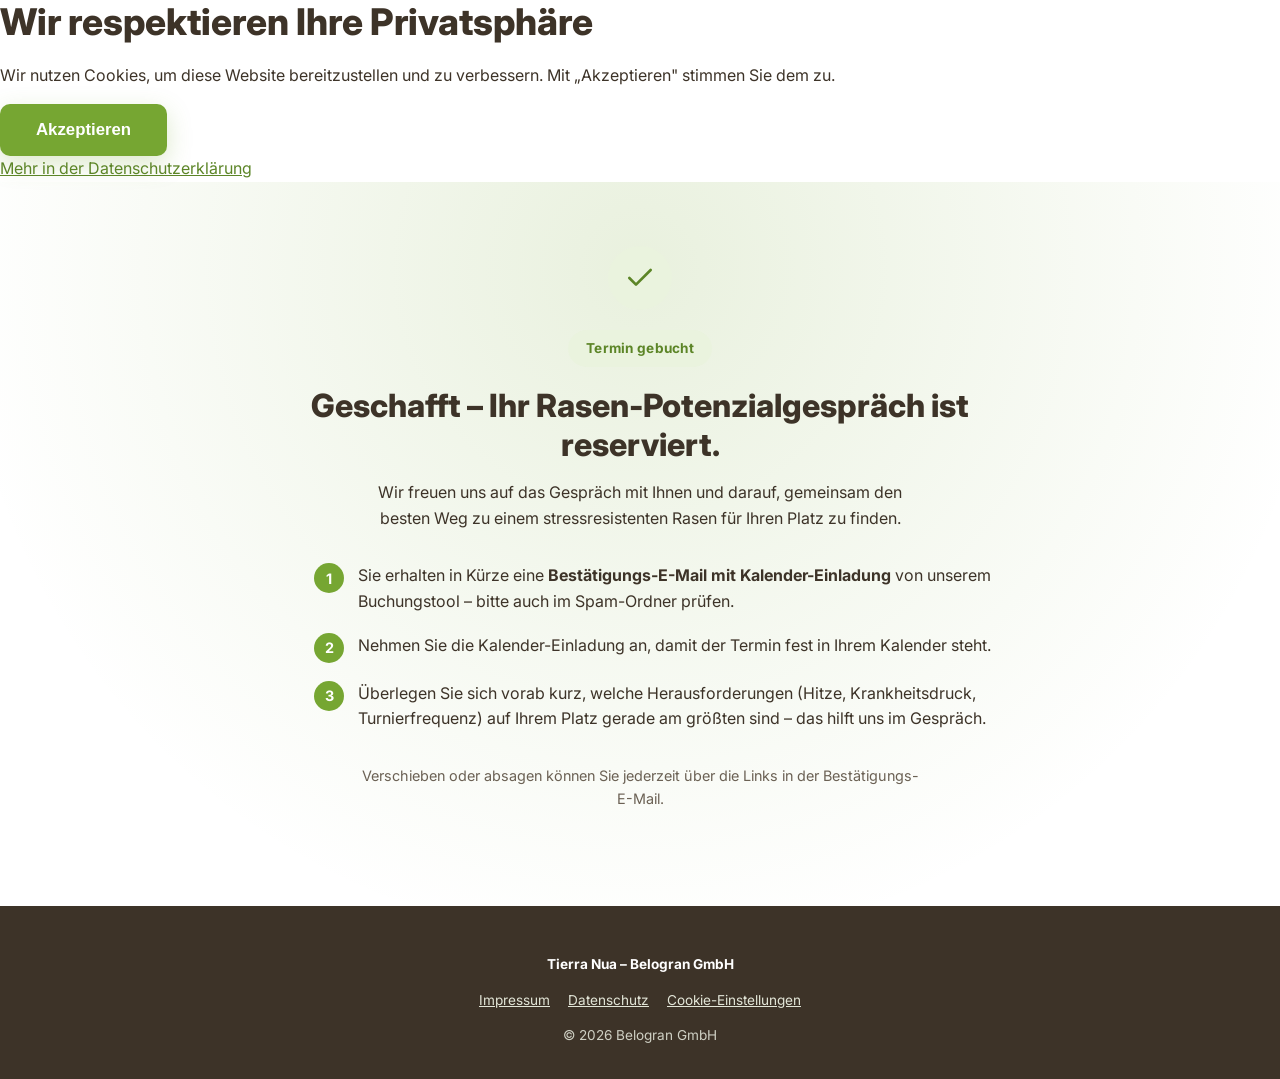
<file: dankeindex.html>
<!DOCTYPE html>
<html lang="de">
<head>
<meta charset="UTF-8">
<meta name="viewport" content="width=device-width, initial-scale=1.0">
<title>Termin gebucht – Tierra Nua</title>
<meta name="robots" content="noindex, nofollow">
<link rel="icon" href="/favicon.png">
<link rel="preconnect" href="https://fonts.googleapis.com">
<link rel="preconnect" href="https://fonts.gstatic.com" crossorigin>
<link href="https://fonts.googleapis.com/css2?family=Inter:wght@400;500;600;700;800&display=swap" rel="stylesheet">
<link rel="stylesheet" href="/styles.css">
</head>
<body>

<!-- Cookie-Consent-Modal (Widerruf-Zugriff, auch wenn hier idR schon akzeptiert) -->
<div id="cookie-modal" class="cookie-modal" role="dialog" aria-modal="true" aria-labelledby="cookie-title">
  <div class="cookie-modal__box">
    <h2 id="cookie-title" class="cookie-modal__title">Wir respektieren Ihre Privatsphäre</h2>
    <p>Wir nutzen Cookies, um diese Website bereitzustellen und zu verbessern. Mit „Akzeptieren" stimmen Sie dem zu.</p>
    <div class="cookie-modal__btns">
      <button type="button" id="cookie-all" class="btn-cta">Akzeptieren</button>
    </div>
    <a href="/datenschutz" class="cookie-modal__link">Mehr in der Datenschutzerklärung</a>
  </div>
</div>
<script>
  (function(){var c=localStorage.getItem('consent_v1');var m=document.getElementById('cookie-modal');
   if(c){m.hidden=true;}else{document.documentElement.style.overflow='hidden';}})();
</script>

<section class="hero-bg" style="padding-top:64px;">
  <div class="container fade-in is-visible">
    <div class="check-icon">
      <svg viewBox="0 0 24 24" fill="none" stroke-width="2" stroke-linecap="round" stroke-linejoin="round"><path d="M4 12l5 5L20 6"/></svg>
    </div>
    <span class="eyebrow">Termin gebucht</span>
    <h1 style="font-size:2rem;">Geschafft – Ihr Rasen-Potenzialgespräch ist reserviert.</h1>
    <p style="max-width:560px;margin:0 auto;">Wir freuen uns auf das Gespräch mit Ihnen und darauf, gemeinsam den besten Weg zu einem stressresistenten Rasen für Ihren Platz zu finden.</p>

    <ol class="next-steps">
      <li>
        <span class="num">1</span>
        <span>Sie erhalten in Kürze eine <strong>Bestätigungs-E-Mail mit Kalender-Einladung</strong> von unserem Buchungstool – bitte auch im Spam-Ordner prüfen.</span>
      </li>
      <li>
        <span class="num">2</span>
        <span>Nehmen Sie die Kalender-Einladung an, damit der Termin fest in Ihrem Kalender steht.</span>
      </li>
      <li>
        <span class="num">3</span>
        <span>Überlegen Sie sich vorab kurz, welche Herausforderungen (Hitze, Krankheitsdruck, Turnierfrequenz) auf Ihrem Platz gerade am größten sind – das hilft uns im Gespräch.</span>
      </li>
    </ol>

    <p style="max-width:560px;margin:32px auto 0;font-size:0.9rem;color:#6b6154;">
      Verschieben oder absagen können Sie jederzeit über die Links in der Bestätigungs-E-Mail.
    </p>
  </div>
</section>

<footer>
  <div class="footer-brand">Tierra Nua – Belogran GmbH</div>
  <div class="footer-links">
    <a href="/impressum">Impressum</a>
    <a href="/datenschutz">Datenschutz</a>
    <a href="#" data-open-cookie-settings>Cookie-Einstellungen</a>
  </div>
  <p style="margin:0;">© <span id="year"></span> Belogran GmbH</p>
</footer>

<script>document.getElementById('year').textContent = new Date().getFullYear();</script>
<script src="/main.js"></script>
</body>
</html>
</file>
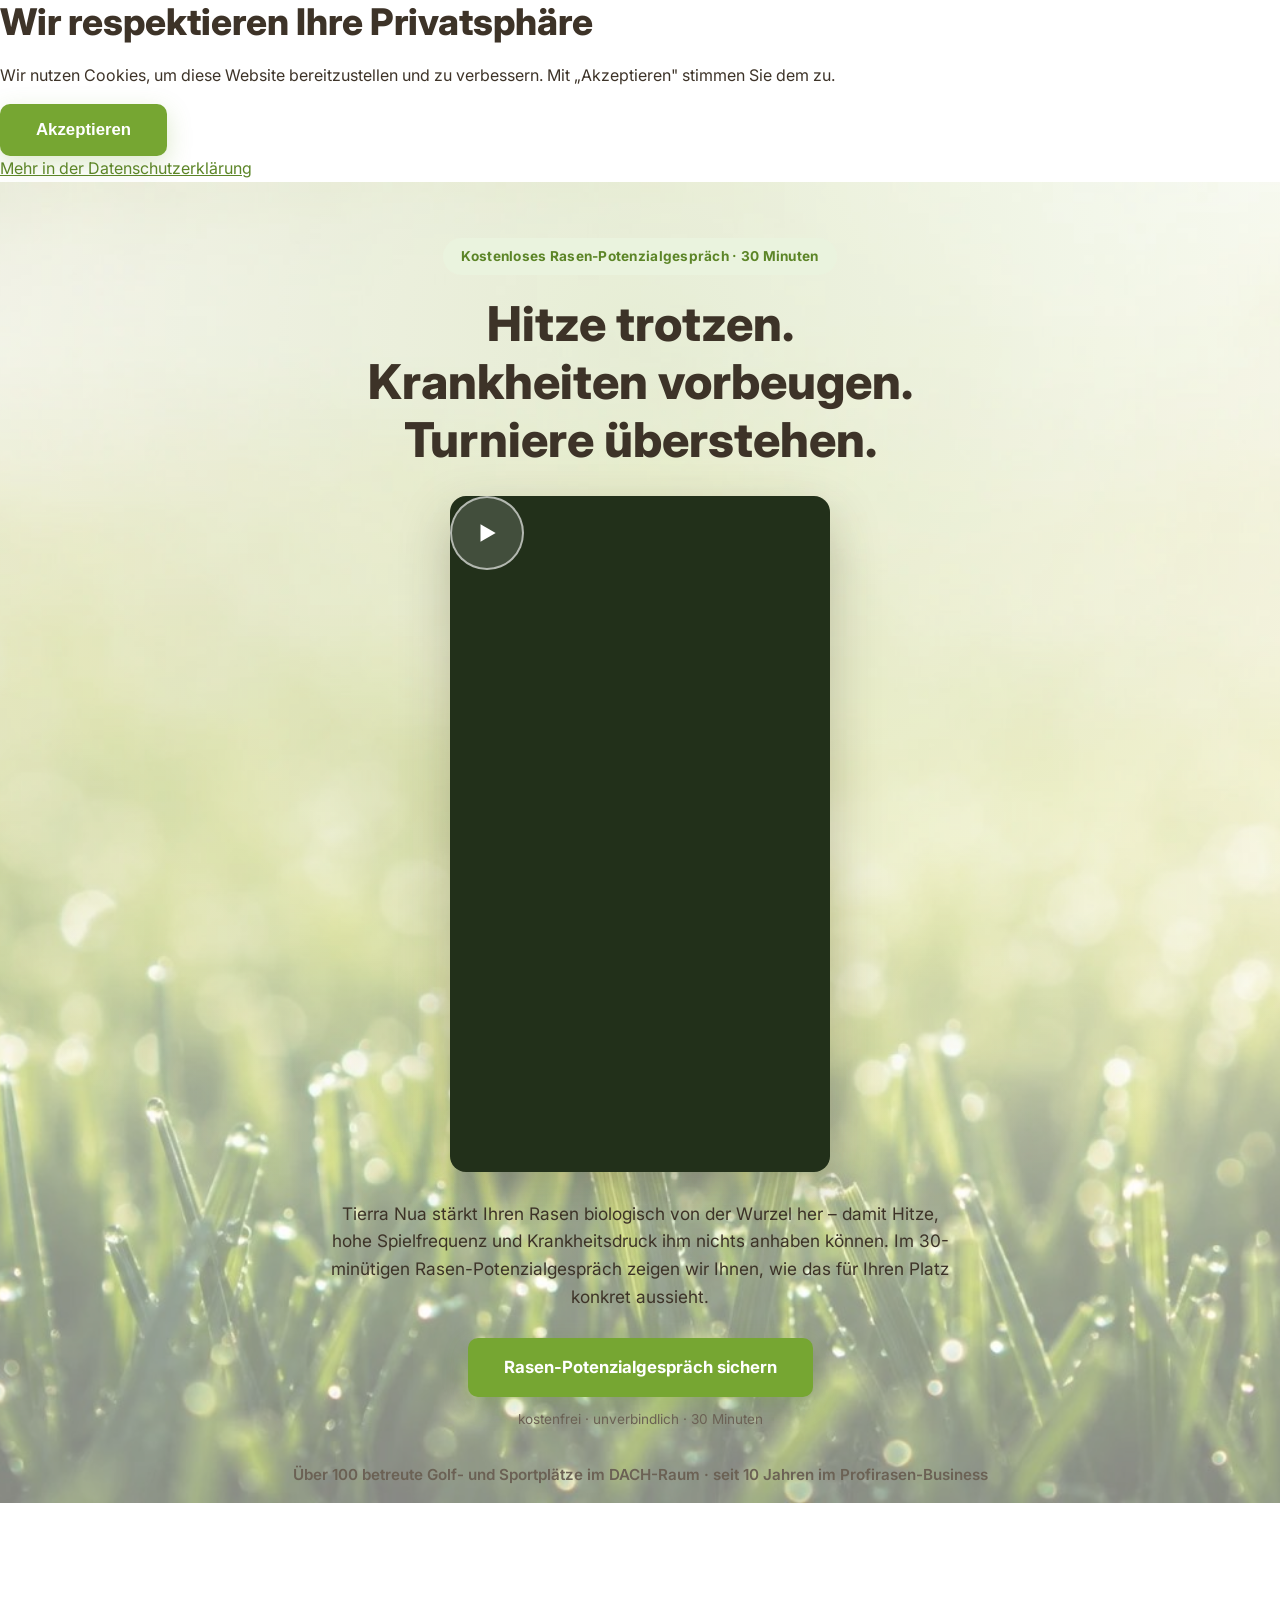
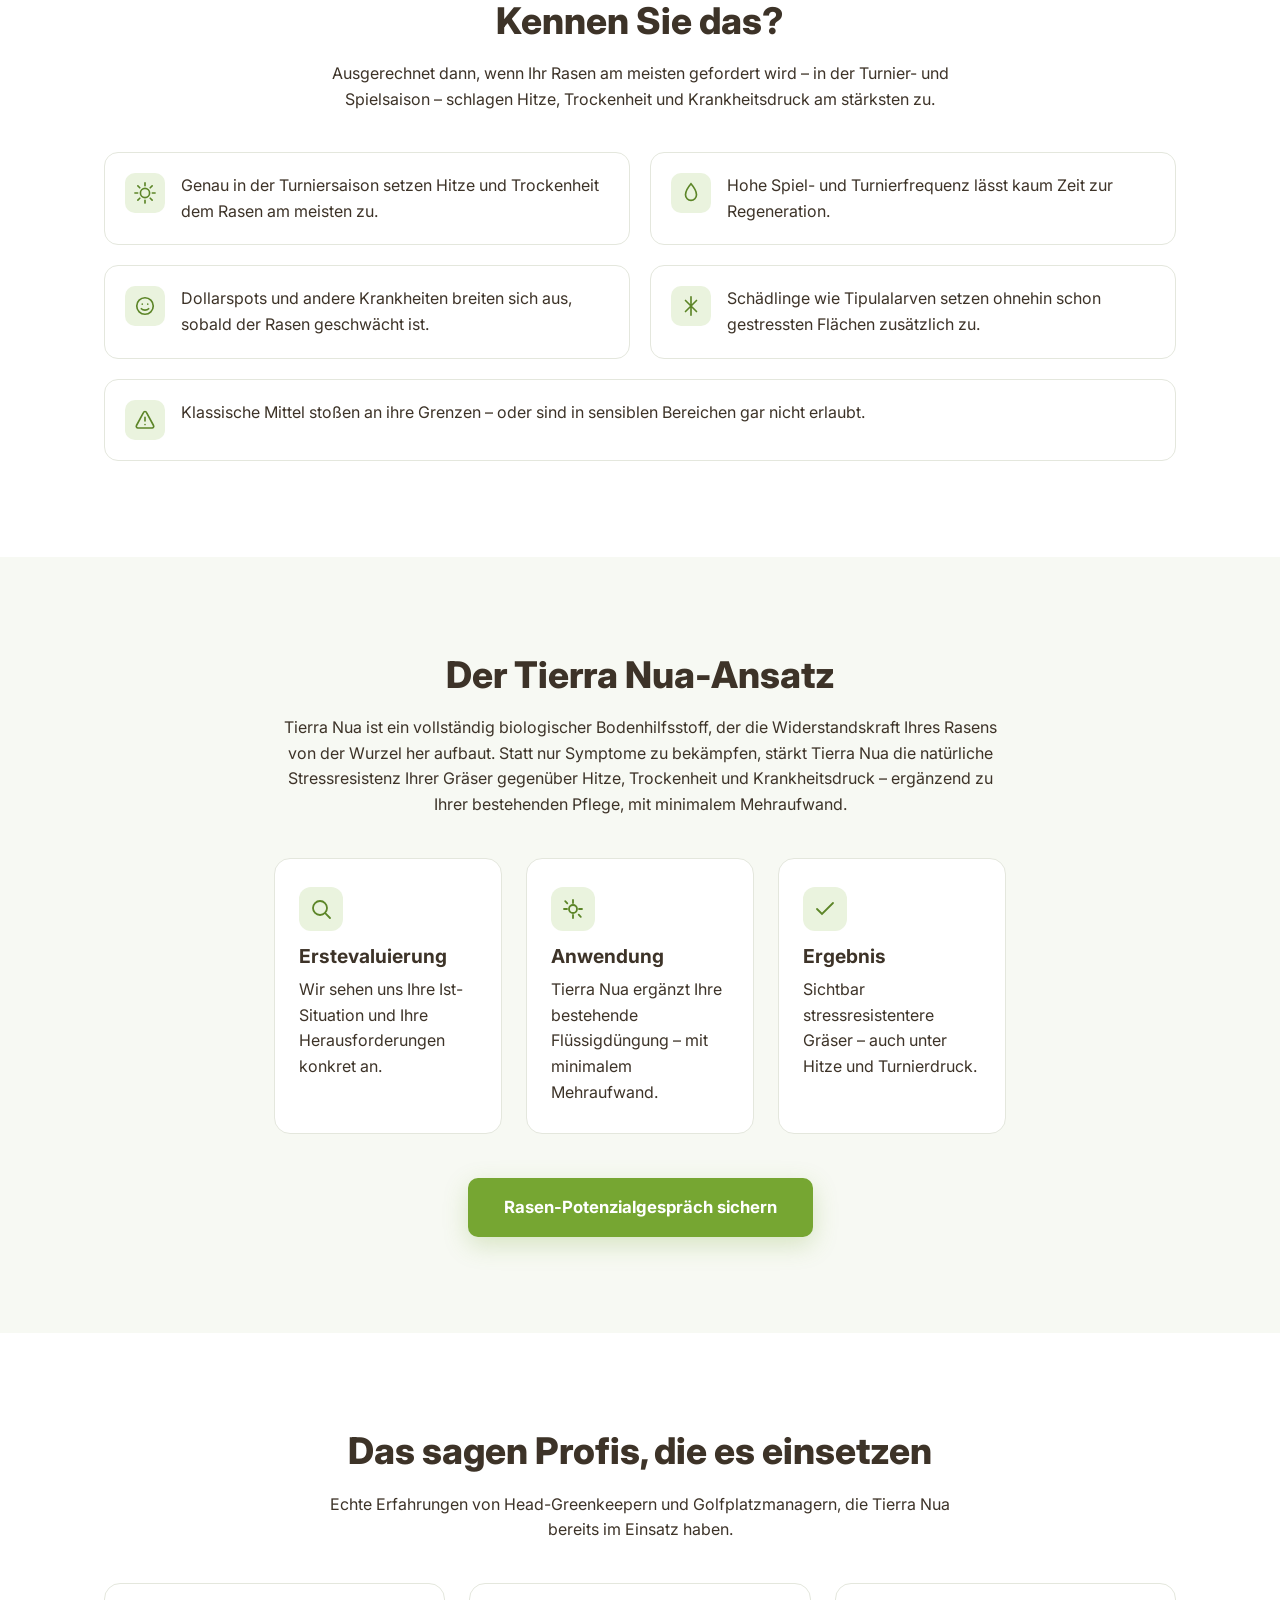
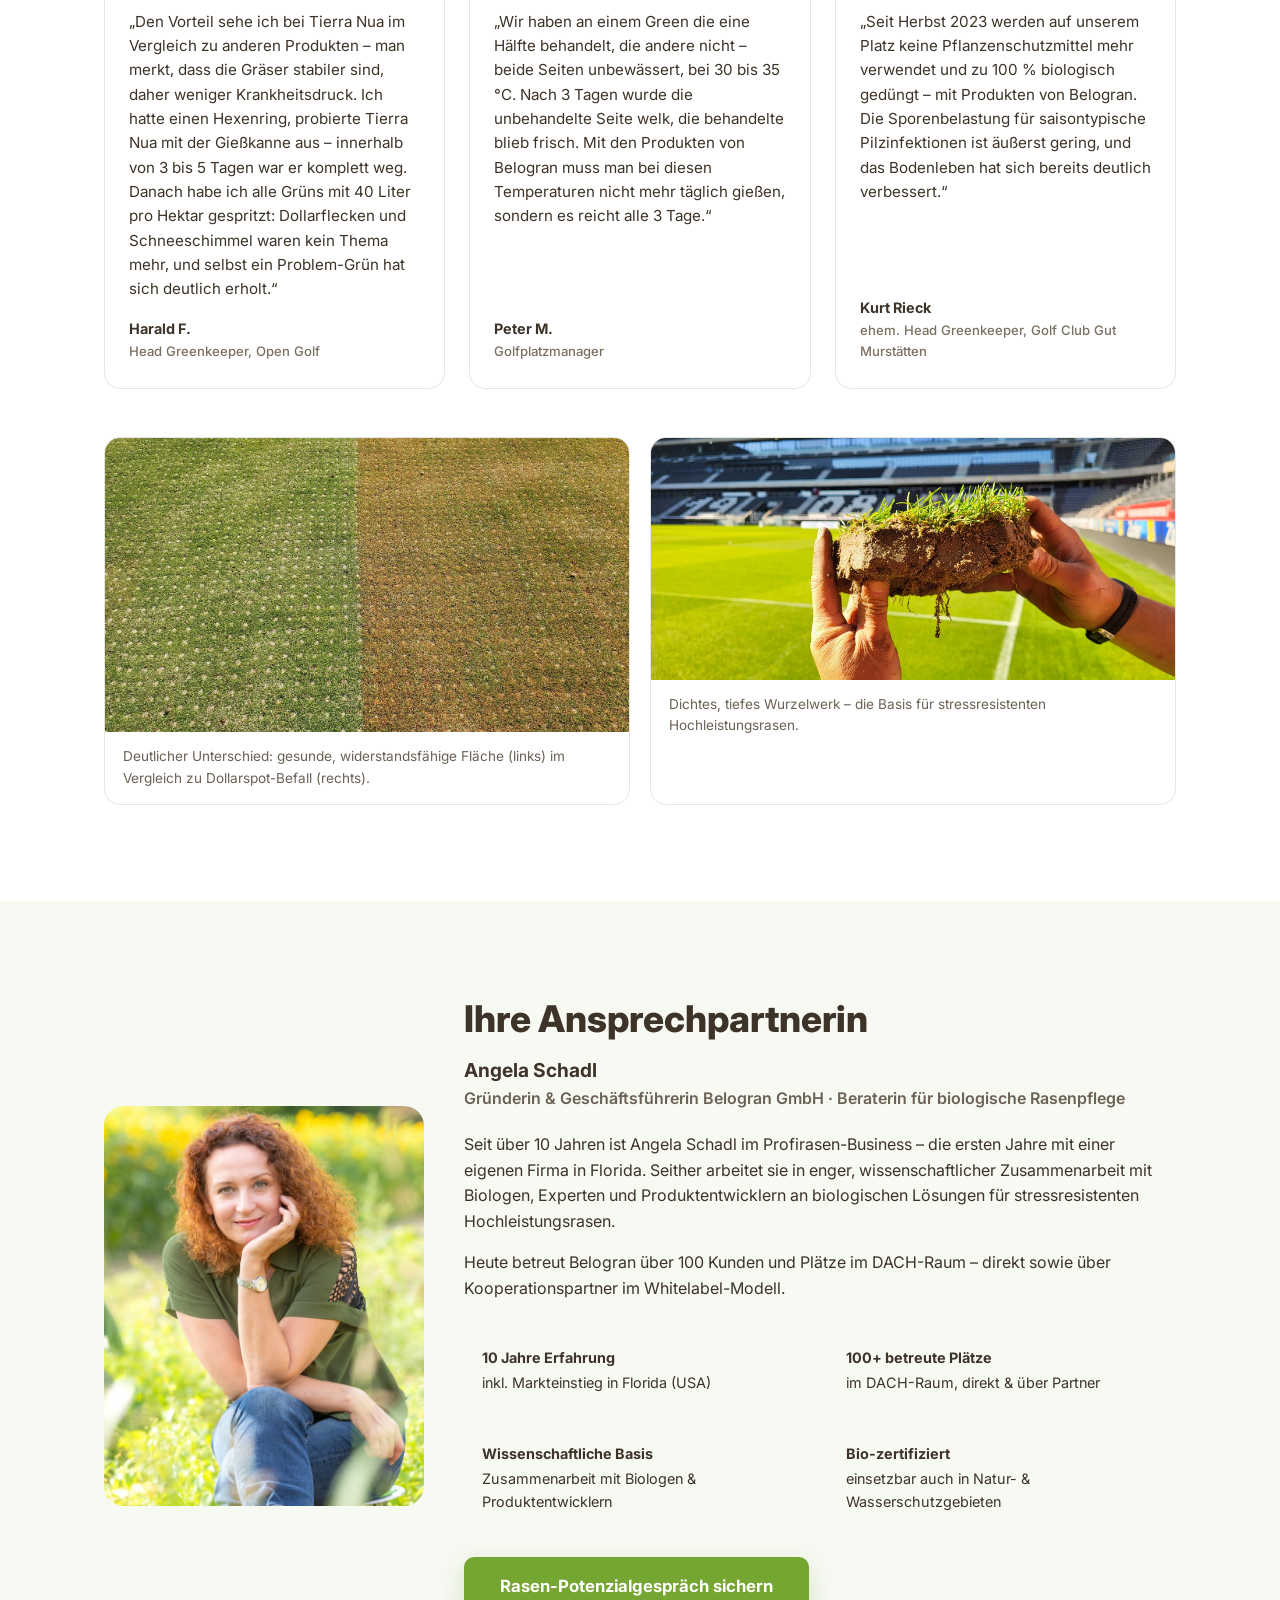
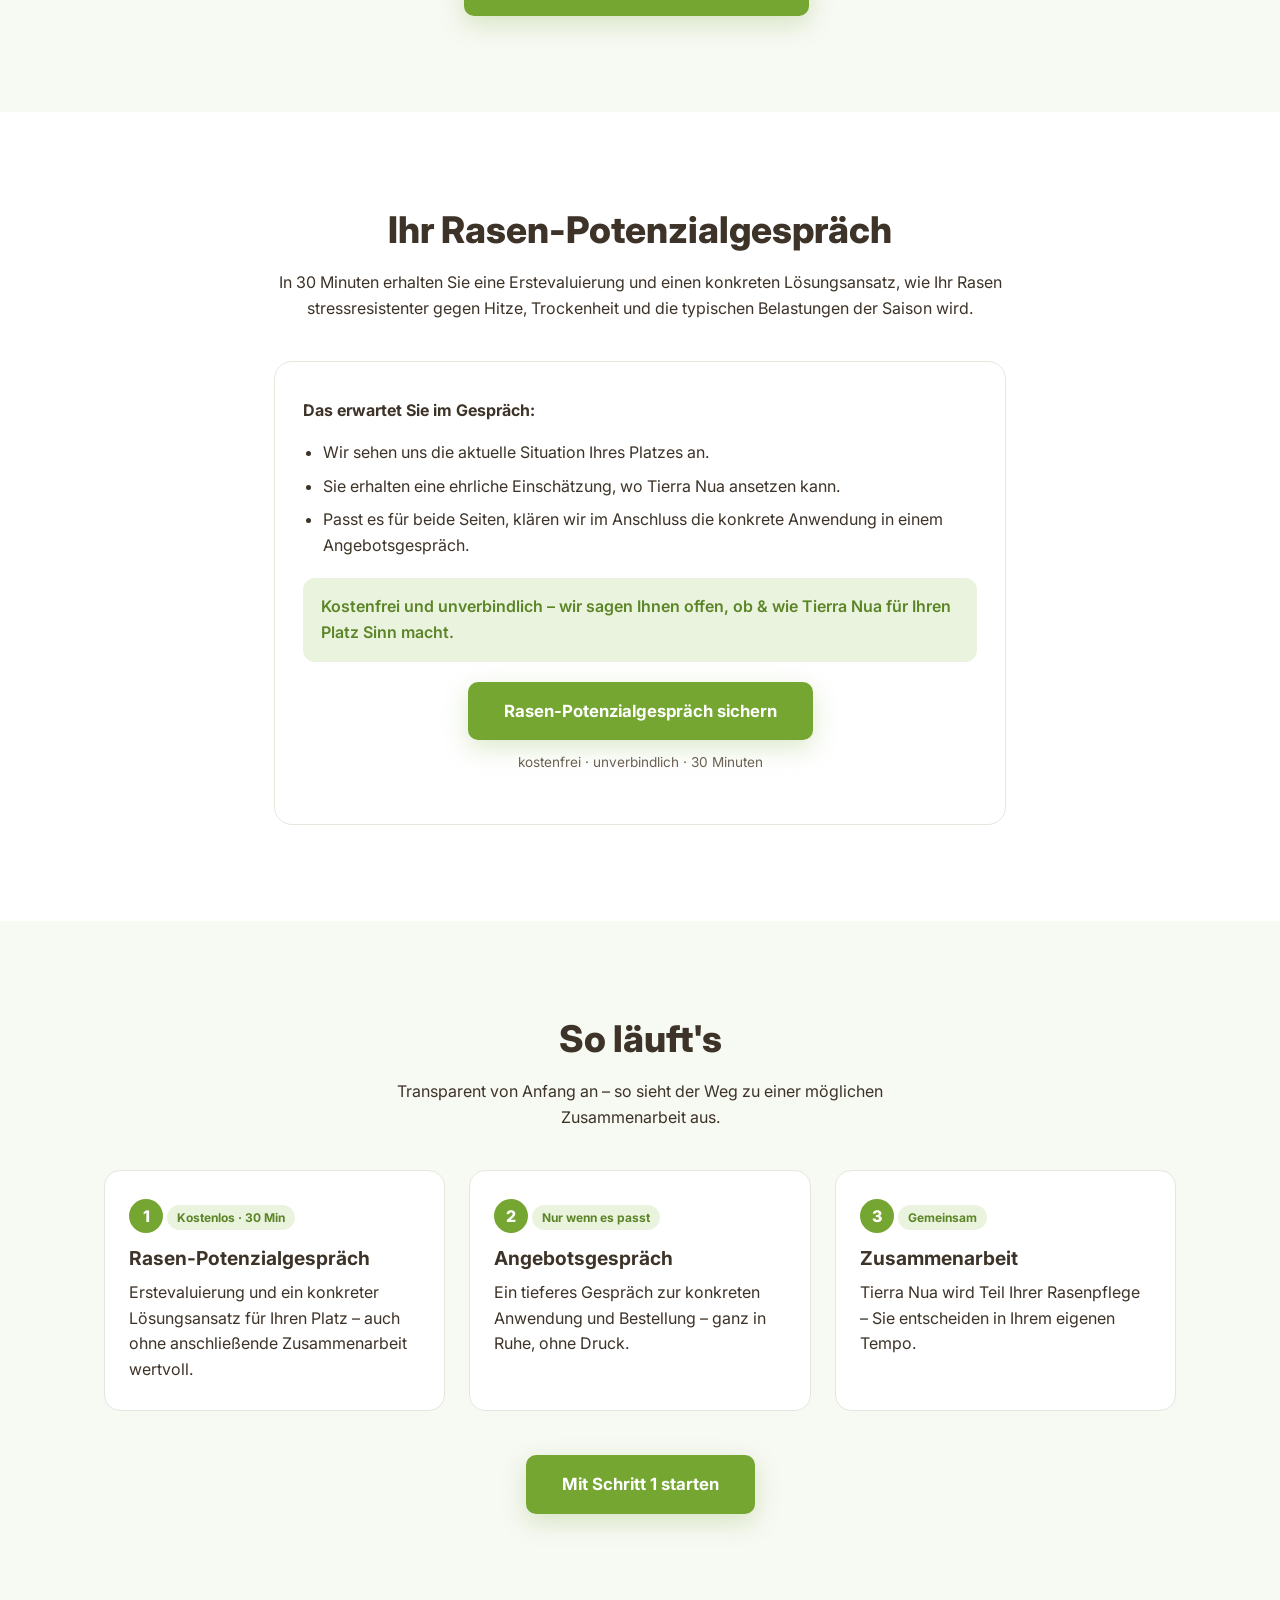
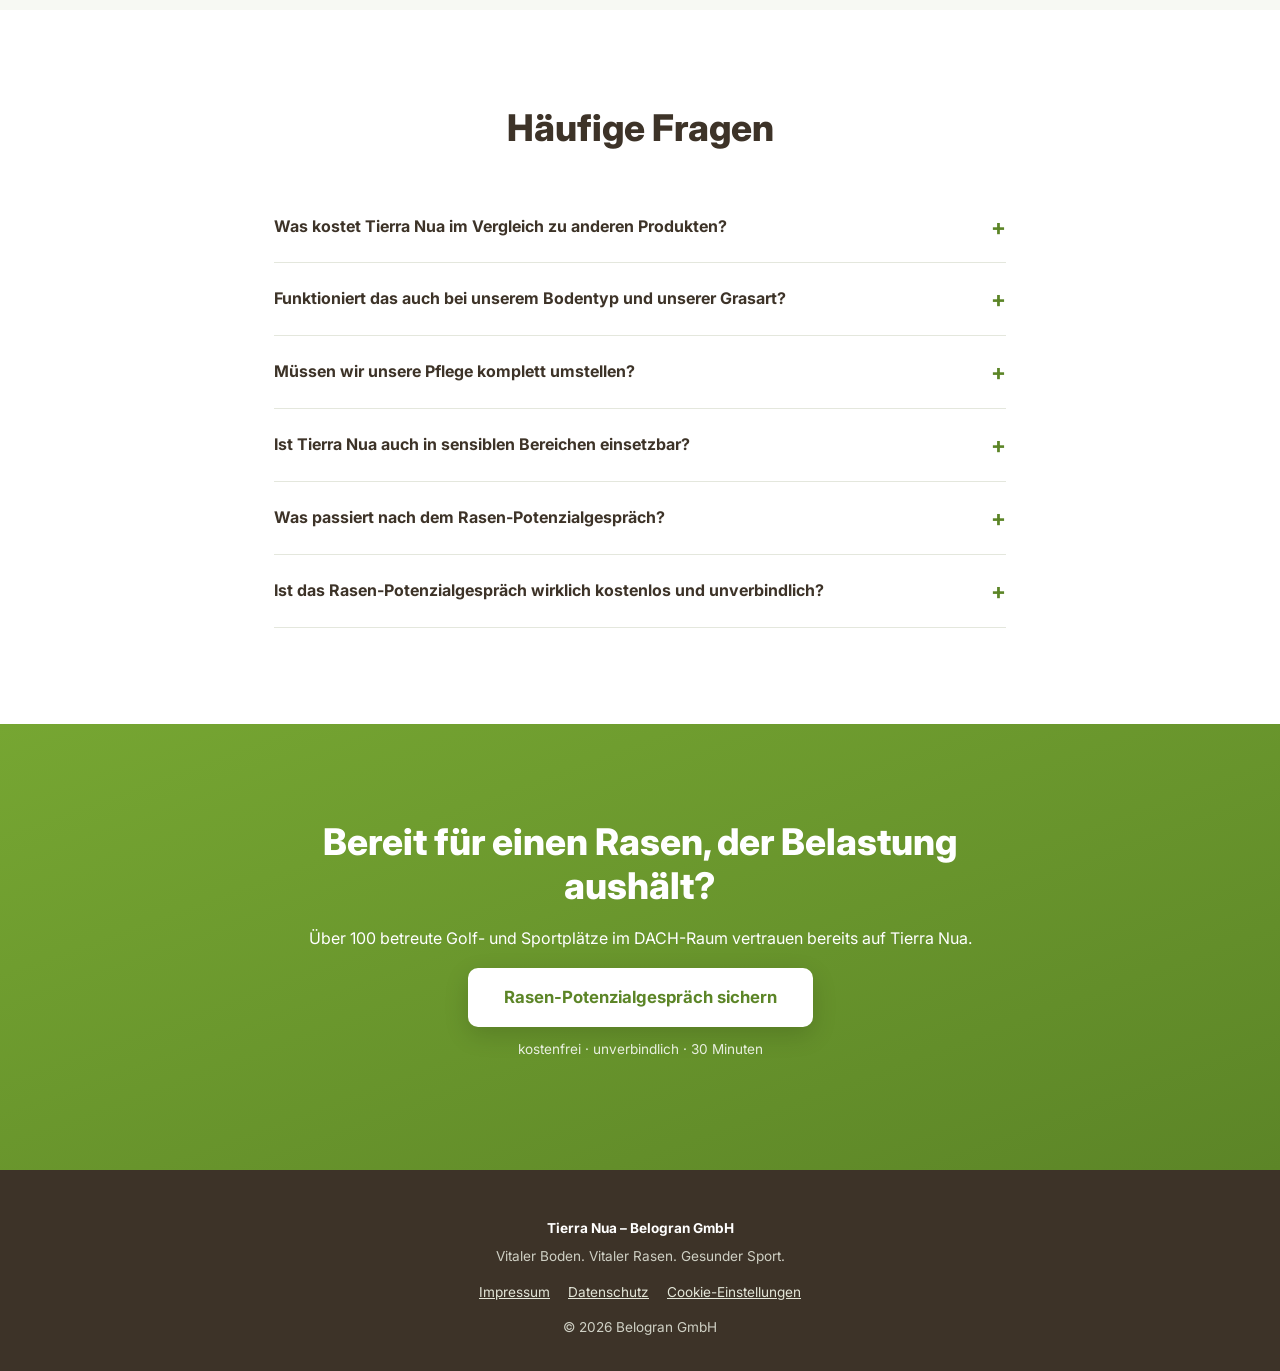
<file: GITHUBindex.html>
<!DOCTYPE html>
<html lang="de">
<head>
<meta charset="UTF-8">
<meta name="viewport" content="width=device-width, initial-scale=1.0">
<title>Tierra Nua – Kostenloses Rasen-Potenzialgespräch | Belogran</title>
<meta name="description" content="Stressresistente Grüns – auch bei Hitze, Trockenheit und hoher Turnierfrequenz. Sichern Sie sich Ihr kostenloses, 30-minütiges Rasen-Potenzialgespräch mit Tierra Nua.">
<link rel="icon" href="/favicon.png">
<link rel="preconnect" href="https://fonts.googleapis.com">
<link rel="preconnect" href="https://fonts.gstatic.com" crossorigin>
<link href="https://fonts.googleapis.com/css2?family=Inter:wght@400;500;600;700;800&display=swap" rel="stylesheet">
<link rel="stylesheet" href="/styles.css">
</head>
<body>

<!-- Cookie-Consent-Modal: blockierend, EIN Consent-Punkt für die ganze Seite -->
<div id="cookie-modal" class="cookie-modal" role="dialog" aria-modal="true" aria-labelledby="cookie-title">
  <div class="cookie-modal__box">
    <h2 id="cookie-title" class="cookie-modal__title">Wir respektieren Ihre Privatsphäre</h2>
    <p>Wir nutzen Cookies, um diese Website bereitzustellen und zu verbessern. Mit „Akzeptieren" stimmen Sie dem zu.</p>
    <div class="cookie-modal__btns">
      <button type="button" id="cookie-all" class="btn-cta">Akzeptieren</button>
    </div>
    <a href="/datenschutz" class="cookie-modal__link">Mehr in der Datenschutzerklärung</a>
  </div>
</div>
<script>
  (function(){var c=localStorage.getItem('consent_v1');var m=document.getElementById('cookie-modal');
   if(c){m.hidden=true;}else{document.documentElement.style.overflow='hidden';}})();
</script>

<!-- HERO -->
<header class="hero hero-bg">
  <div class="container">
    <span class="eyebrow">Kostenloses Rasen-Potenzialgespräch · 30 Minuten</span>
    <h1>Hitze trotzen.<br>Krankheiten vorbeugen.<br>Turniere überstehen.</h1>

    <div class="hero-video">
      <div class="hero-video__placeholder">
        <div class="hero-video__play">
          <svg width="26" height="26" viewBox="0 0 24 24" fill="none" stroke="#ffffff" stroke-width="1.8"><polygon points="6 4 20 12 6 20" fill="#ffffff" stroke="none"/></svg>
        </div>
      </div>
      <!-- TODO: Vimeo-Embed von Angela nachreichen -->
    </div>

    <p style="max-width:620px;margin:0 auto 28px;font-size:1.08rem;">
      Tierra Nua stärkt Ihren Rasen biologisch von der Wurzel her – damit Hitze, hohe Spielfrequenz und
      Krankheitsdruck ihm nichts anhaben können. Im 30-minütigen Rasen-Potenzialgespräch zeigen wir Ihnen,
      wie das für Ihren Platz konkret aussieht.
    </p>

    <a href="/termin" class="btn-cta">Rasen-Potenzialgespräch sichern</a>
    <p class="micro-text">kostenfrei · unverbindlich · 30 Minuten</p>

    <p class="trust-line">Über 100 betreute Golf- und Sportplätze im DACH-Raum · seit 10 Jahren im Profirasen-Business</p>
  </div>
</header>

<!-- PROBLEM / PAIN -->
<section>
  <div class="container-wide fade-in">
    <h2>Kennen Sie das?</h2>
    <p style="max-width:640px;margin:0 auto;">Ausgerechnet dann, wenn Ihr Rasen am meisten gefordert wird – in der Turnier- und Spielsaison – schlagen Hitze, Trockenheit und Krankheitsdruck am stärksten zu.</p>

    <ul class="icon-list">
      <li>
        <span class="icon"><svg viewBox="0 0 24 24" fill="none" stroke-width="1.8" stroke-linecap="round"><circle cx="12" cy="12" r="5"/><path d="M12 1v3M12 20v3M4.2 4.2l2.1 2.1M17.7 17.7l2.1 2.1M1 12h3M20 12h3M4.2 19.8l2.1-2.1M17.7 6.3l2.1-2.1"/></svg></span>
        <span>Genau in der Turniersaison setzen Hitze und Trockenheit dem Rasen am meisten zu.</span>
      </li>
      <li>
        <span class="icon"><svg viewBox="0 0 24 24" fill="none" stroke-width="1.8" stroke-linecap="round"><path d="M12 2s6 7 6 12a6 6 0 0 1-12 0c0-5 6-12 6-12z"/></svg></span>
        <span>Hohe Spiel- und Turnierfrequenz lässt kaum Zeit zur Regeneration.</span>
      </li>
      <li>
        <span class="icon"><svg viewBox="0 0 24 24" fill="none" stroke-width="1.8" stroke-linecap="round"><circle cx="12" cy="12" r="9"/><path d="M9 10h.01M15 10h.01M8 15c1 1 2 1.5 4 1.5s3-.5 4-1.5"/></svg></span>
        <span>Dollarspots und andere Krankheiten breiten sich aus, sobald der Rasen geschwächt ist.</span>
      </li>
      <li>
        <span class="icon"><svg viewBox="0 0 24 24" fill="none" stroke-width="1.8" stroke-linecap="round"><path d="M12 2v20M6 6l12 12M18 6L6 18"/></svg></span>
        <span>Schädlinge wie Tipulalarven setzen ohnehin schon gestressten Flächen zusätzlich zu.</span>
      </li>
      <li style="grid-column: 1 / -1;">
        <span class="icon"><svg viewBox="0 0 24 24" fill="none" stroke-width="1.8" stroke-linecap="round"><path d="M12 9v4M12 17h.01M10.3 3.9 2.7 18a1.8 1.8 0 0 0 1.6 2.7h15.4a1.8 1.8 0 0 0 1.6-2.7L13.7 3.9a1.8 1.8 0 0 0-3.4 0z"/></svg></span>
        <span>Klassische Mittel stoßen an ihre Grenzen – oder sind in sensiblen Bereichen gar nicht erlaubt.</span>
      </li>
    </ul>
  </div>
</section>

<!-- LÖSUNG / MECHANISMUS -->
<section class="section-alt">
  <div class="container fade-in">
    <h2>Der Tierra Nua-Ansatz</h2>
    <p>
      Tierra Nua ist ein vollständig biologischer Bodenhilfsstoff, der die Widerstandskraft Ihres Rasens
      von der Wurzel her aufbaut. Statt nur Symptome zu bekämpfen, stärkt Tierra Nua die natürliche
      Stressresistenz Ihrer Gräser gegenüber Hitze, Trockenheit und Krankheitsdruck – ergänzend zu Ihrer
      bestehenden Pflege, mit minimalem Mehraufwand.
    </p>

    <div class="step-grid">
      <div class="step-card">
        <div class="icon-wrap"><svg viewBox="0 0 24 24" fill="none" stroke-width="1.8" stroke-linecap="round"><circle cx="11" cy="11" r="7"/><path d="M21 21l-4.3-4.3"/></svg></div>
        <h3>Erstevaluierung</h3>
        <p style="margin:0;">Wir sehen uns Ihre Ist-Situation und Ihre Herausforderungen konkret an.</p>
      </div>
      <div class="step-card">
        <div class="icon-wrap"><svg viewBox="0 0 24 24" fill="none" stroke-width="1.8" stroke-linecap="round"><path d="M12 3v3M12 18v3M4.2 4.2l2.1 2.1M17.7 17.7l2.1 2.1M3 12h3M18 12h3"/><circle cx="12" cy="12" r="4"/></svg></div>
        <h3>Anwendung</h3>
        <p style="margin:0;">Tierra Nua ergänzt Ihre bestehende Flüssigdüngung – mit minimalem Mehraufwand.</p>
      </div>
      <div class="step-card">
        <div class="icon-wrap"><svg viewBox="0 0 24 24" fill="none" stroke-width="1.8" stroke-linecap="round"><path d="M4 12l5 5L20 6"/></svg></div>
        <h3>Ergebnis</h3>
        <p style="margin:0;">Sichtbar stressresistentere Gräser – auch unter Hitze und Turnierdruck.</p>
      </div>
    </div>

    <div style="margin-top:44px;">
      <a href="/termin" class="btn-cta">Rasen-Potenzialgespräch sichern</a>
    </div>
  </div>
</section>

<!-- PROOF -->
<section>
  <div class="container-wide fade-in">
    <h2>Das sagen Profis, die es einsetzen</h2>
    <p style="max-width:640px;margin:0 auto;">Echte Erfahrungen von Head-Greenkeepern und Golfplatzmanagern, die Tierra Nua bereits im Einsatz haben.</p>

    <div class="testimonial-grid">
      <div class="testimonial-card">
        <blockquote>„Den Vorteil sehe ich bei Tierra Nua im Vergleich zu anderen Produkten – man merkt, dass die Gräser stabiler sind, daher weniger Krankheitsdruck. Ich hatte einen Hexenring, probierte Tierra Nua mit der Gießkanne aus – innerhalb von 3 bis 5 Tagen war er komplett weg. Danach habe ich alle Grüns mit 40 Liter pro Hektar gespritzt: Dollarflecken und Schneeschimmel waren kein Thema mehr, und selbst ein Problem-Grün hat sich deutlich erholt.“</blockquote>
        <cite>Harald F.</cite>
        <span class="role">Head Greenkeeper, Open Golf</span>
      </div>
      <div class="testimonial-card">
        <blockquote>„Wir haben an einem Green die eine Hälfte behandelt, die andere nicht – beide Seiten unbewässert, bei 30 bis 35 °C. Nach 3 Tagen wurde die unbehandelte Seite welk, die behandelte blieb frisch. Mit den Produkten von Belogran muss man bei diesen Temperaturen nicht mehr täglich gießen, sondern es reicht alle 3 Tage.“</blockquote>
        <cite>Peter M.</cite>
        <span class="role">Golfplatzmanager</span>
      </div>
      <div class="testimonial-card">
        <blockquote>„Seit Herbst 2023 werden auf unserem Platz keine Pflanzenschutzmittel mehr verwendet und zu 100 % biologisch gedüngt – mit Produkten von Belogran. Die Sporenbelastung für saisontypische Pilzinfektionen ist äußerst gering, und das Bodenleben hat sich bereits deutlich verbessert.“</blockquote>
        <cite>Kurt Rieck</cite>
        <span class="role">ehem. Head Greenkeeper, Golf Club Gut Murstätten</span>
      </div>
    </div>

    <div class="proof-images">
      <figure>
        <img src="/vorher-nachher-split-dollarspot.jpg" alt="Vergleich: links gesundes, behandeltes Grün – rechts von Dollarspots befallene Fläche" loading="lazy" width="1344" height="756">
        <figcaption>Deutlicher Unterschied: gesunde, widerstandsfähige Fläche (links) im Vergleich zu Dollarspot-Befall (rechts).</figcaption>
      </figure>
      <figure>
        <img src="/vorher-nachher-wurzeln-1.jpg" alt="Bodenprofil mit dichtem, tiefem Wurzelwerk auf einem Sportplatz" loading="lazy" width="2000" height="924">
        <figcaption>Dichtes, tiefes Wurzelwerk – die Basis für stressresistenten Hochleistungsrasen.</figcaption>
      </figure>
    </div>
  </div>
</section>

<!-- BIO / AUTORITÄT -->
<section class="section-alt">
  <div class="container-wide fade-in">
    <div class="bio-grid">
      <div class="bio-photo">
        <img src="/angela-tierra-nua-portrait.jpg" alt="Angela Schadl, Gründerin von Belogran" loading="lazy" width="1333" height="2000">
      </div>
      <div>
        <h2>Ihre Ansprechpartnerin</h2>
        <h3 style="margin-bottom:4px;">Angela Schadl</h3>
        <p style="margin-bottom:20px;color:#6b6154;font-weight:600;">Gründerin &amp; Geschäftsführerin Belogran GmbH · Beraterin für biologische Rasenpflege</p>
        <p>
          Seit über 10 Jahren ist Angela Schadl im Profirasen-Business – die ersten Jahre mit einer eigenen
          Firma in Florida. Seither arbeitet sie in enger, wissenschaftlicher Zusammenarbeit mit Biologen,
          Experten und Produktentwicklern an biologischen Lösungen für stressresistenten Hochleistungsrasen.
        </p>
        <p>
          Heute betreut Belogran über 100 Kunden und Plätze im DACH-Raum – direkt sowie über
          Kooperationspartner im Whitelabel-Modell.
        </p>

        <div class="credibility-row">
          <div class="credibility-card"><strong>10 Jahre Erfahrung</strong>inkl. Markteinstieg in Florida (USA)</div>
          <div class="credibility-card"><strong>100+ betreute Plätze</strong>im DACH-Raum, direkt &amp; über Partner</div>
          <div class="credibility-card"><strong>Wissenschaftliche Basis</strong>Zusammenarbeit mit Biologen &amp; Produktentwicklern</div>
          <div class="credibility-card"><strong>Bio-zertifiziert</strong>einsetzbar auch in Natur- &amp; Wasserschutzgebieten</div>
        </div>

        <div style="margin-top:28px;">
          <a href="/termin" class="btn-cta">Rasen-Potenzialgespräch sichern</a>
        </div>
      </div>
    </div>
  </div>
</section>

<!-- ANGEBOT / FRAMING -->
<section>
  <div class="container fade-in">
    <h2>Ihr Rasen-Potenzialgespräch</h2>
    <p>In 30 Minuten erhalten Sie eine Erstevaluierung und einen konkreten Lösungsansatz, wie Ihr Rasen stressresistenter gegen Hitze, Trockenheit und die typischen Belastungen der Saison wird.</p>

    <div class="offer-box">
      <p style="font-weight:700;color:var(--color-dark);">Das erwartet Sie im Gespräch:</p>
      <ul>
        <li>Wir sehen uns die aktuelle Situation Ihres Platzes an.</li>
        <li>Sie erhalten eine ehrliche Einschätzung, wo Tierra Nua ansetzen kann.</li>
        <li>Passt es für beide Seiten, klären wir im Anschluss die konkrete Anwendung in einem Angebotsgespräch.</li>
      </ul>
      <div class="risk-reversal">Kostenfrei und unverbindlich – wir sagen Ihnen offen, ob &amp; wie Tierra Nua für Ihren Platz Sinn macht.</div>
      <div style="text-align:center;">
        <a href="/termin" class="btn-cta">Rasen-Potenzialgespräch sichern</a>
        <p class="micro-text">kostenfrei · unverbindlich · 30 Minuten</p>
      </div>
    </div>
  </div>
</section>

<!-- SO LÄUFT'S -->
<section class="section-alt">
  <div class="container-wide fade-in">
    <h2>So läuft's</h2>
    <p style="max-width:600px;margin:0 auto;">Transparent von Anfang an – so sieht der Weg zu einer möglichen Zusammenarbeit aus.</p>

    <div class="step-grid">
      <div class="step-card">
        <span class="step-badge">1</span>
        <span class="step-tag">Kostenlos · 30 Min</span>
        <h3>Rasen-Potenzialgespräch</h3>
        <p style="margin:0;">Erstevaluierung und ein konkreter Lösungsansatz für Ihren Platz – auch ohne anschließende Zusammenarbeit wertvoll.</p>
      </div>
      <div class="step-card">
        <span class="step-badge">2</span>
        <span class="step-tag">Nur wenn es passt</span>
        <h3>Angebotsgespräch</h3>
        <p style="margin:0;">Ein tieferes Gespräch zur konkreten Anwendung und Bestellung – ganz in Ruhe, ohne Druck.</p>
      </div>
      <div class="step-card">
        <span class="step-badge">3</span>
        <span class="step-tag">Gemeinsam</span>
        <h3>Zusammenarbeit</h3>
        <p style="margin:0;">Tierra Nua wird Teil Ihrer Rasenpflege – Sie entscheiden in Ihrem eigenen Tempo.</p>
      </div>
    </div>

    <div style="margin-top:44px;">
      <a href="/termin" class="btn-cta">Mit Schritt 1 starten</a>
    </div>
  </div>
</section>

<!-- FAQ -->
<section>
  <div class="container fade-in">
    <h2>Häufige Fragen</h2>
    <div class="faq-list">
      <details class="faq-item">
        <summary>Was kostet Tierra Nua im Vergleich zu anderen Produkten?</summary>
        <p>Tierra Nua liegt preislich im Mittelfeld verglichen mit anderen Produkten am Markt – bei der Leistung schneidet es aber überdurchschnittlich gut ab. Zudem ist es mit anderen Produkten kombinierbar.</p>
      </details>
      <details class="faq-item">
        <summary>Funktioniert das auch bei unserem Bodentyp und unserer Grasart?</summary>
        <p>Ja. Tierra Nua wirkt bei allen Bodenarten und Grastypen sehr gut. Bei sandigen Böden fördert es die Kompaktheit, bei kompakten Böden bricht es diese eher auf.</p>
      </details>
      <details class="faq-item">
        <summary>Müssen wir unsere Pflege komplett umstellen?</summary>
        <p>Nein. Wenn Sie bereits flüssig düngen – was fast immer der Fall ist – ist der Mehraufwand minimal.</p>
      </details>
      <details class="faq-item">
        <summary>Ist Tierra Nua auch in sensiblen Bereichen einsetzbar?</summary>
        <p>Ja. Unsere Produkte sind bio-zertifiziert und überall einsetzbar – auch in Naturschutz- und Wasserschutzgebieten, sogar per Drohne ausgebracht.</p>
      </details>
      <details class="faq-item">
        <summary>Was passiert nach dem Rasen-Potenzialgespräch?</summary>
        <p>Wenn es für beide Seiten passt, folgt ein Angebotsgespräch zur konkreten Anwendung und Bestellung. Ohne Interesse Ihrerseits endet es einfach beim kostenlosen Rasen-Potenzialgespräch – ganz ohne Verpflichtung.</p>
      </details>
      <details class="faq-item">
        <summary>Ist das Rasen-Potenzialgespräch wirklich kostenlos und unverbindlich?</summary>
        <p>Ja, absolut. Kein Verkaufsdruck – wir sagen Ihnen ehrlich, ob und wie Tierra Nua für Ihren Platz Sinn macht.</p>
      </details>
    </div>
  </div>
</section>

<!-- FINAL CTA -->
<section class="section-accent">
  <div class="container fade-in">
    <h2>Bereit für einen Rasen, der Belastung aushält?</h2>
    <p>Über 100 betreute Golf- und Sportplätze im DACH-Raum vertrauen bereits auf Tierra Nua.</p>
    <a href="/termin" class="btn-cta">Rasen-Potenzialgespräch sichern</a>
    <p class="micro-text">kostenfrei · unverbindlich · 30 Minuten</p>
  </div>
</section>

<!-- FOOTER -->
<footer>
  <div class="footer-brand">Tierra Nua – Belogran GmbH</div>
  <p style="margin:0;">Vitaler Boden. Vitaler Rasen. Gesunder Sport.</p>
  <div class="footer-links">
    <a href="/impressum">Impressum</a>
    <a href="/datenschutz">Datenschutz</a>
    <a href="#" data-open-cookie-settings>Cookie-Einstellungen</a>
  </div>
  <p style="margin:0;">© <span id="year"></span> Belogran GmbH</p>
</footer>

<script>document.getElementById('year').textContent = new Date().getFullYear();</script>
<script src="/main.js"></script>
</body>
</html>
</file>
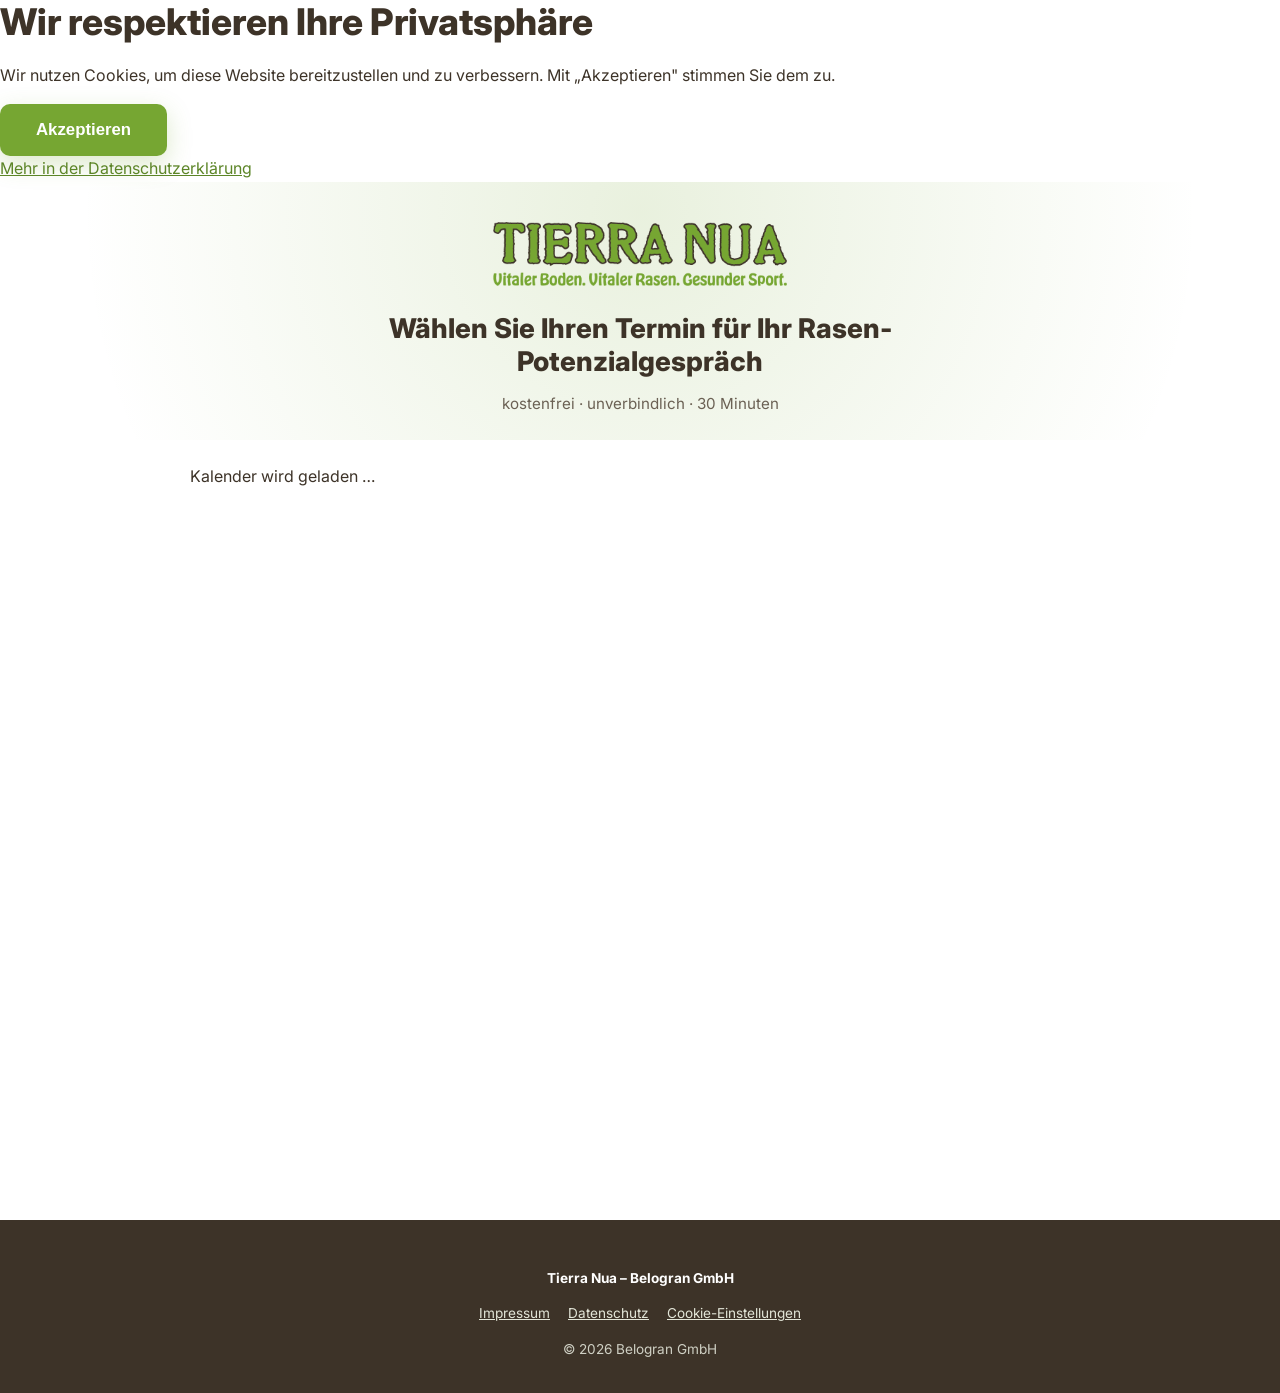
<file: GITHUBterminindex.html>
<!DOCTYPE html>
<html lang="de">
<head>
<meta charset="UTF-8">
<meta name="viewport" content="width=device-width, initial-scale=1.0">
<title>Termin wählen – Rasen-Potenzialgespräch | Tierra Nua</title>
<meta name="description" content="Wählen Sie Ihren Termin für das kostenlose, 30-minütige Rasen-Potenzialgespräch mit Tierra Nua.">
<link rel="icon" href="/favicon.png">
<link rel="preconnect" href="https://fonts.googleapis.com">
<link rel="preconnect" href="https://fonts.gstatic.com" crossorigin>
<link href="https://fonts.googleapis.com/css2?family=Inter:wght@400;500;600;700;800&display=swap" rel="stylesheet">
<link rel="stylesheet" href="/styles.css">
</head>
<body>

<!-- Cookie-Consent-Modal: blockierend, EIN Consent-Punkt für die ganze Seite -->
<div id="cookie-modal" class="cookie-modal" role="dialog" aria-modal="true" aria-labelledby="cookie-title">
  <div class="cookie-modal__box">
    <h2 id="cookie-title" class="cookie-modal__title">Wir respektieren Ihre Privatsphäre</h2>
    <p>Wir nutzen Cookies, um diese Website bereitzustellen und zu verbessern. Mit „Akzeptieren" stimmen Sie dem zu.</p>
    <div class="cookie-modal__btns">
      <button type="button" id="cookie-all" class="btn-cta">Akzeptieren</button>
    </div>
    <a href="/datenschutz" class="cookie-modal__link">Mehr in der Datenschutzerklärung</a>
  </div>
</div>
<script>
  (function(){var c=localStorage.getItem('consent_v1');var m=document.getElementById('cookie-modal');
   if(c){m.hidden=true;}else{document.documentElement.style.overflow='hidden';}})();
</script>

<header class="termin-header hero-bg">
  <div class="container">
    <a href="/" style="display:inline-block;margin-bottom:20px;">
      <img src="/tierra-nua-logo-mit-claim.png" alt="Tierra Nua – Vitaler Boden. Vitaler Rasen. Gesunder Sport." style="height:64px;width:auto;margin:0 auto;" loading="lazy">
    </a>
    <h1 style="font-size:1.7rem;">Wählen Sie Ihren Termin für Ihr Rasen-Potenzialgespräch</h1>
    <p class="micro-text" style="font-size:0.95rem;">kostenfrei · unverbindlich · 30 Minuten</p>
  </div>
</header>

<section style="padding-top:0;">
  <div class="calendly-wrap">
    <div id="calendly-embed" class="calendly-embed">
      <div class="calendly-loading">Kalender wird geladen …</div>
    </div>
  </div>
</section>

<footer>
  <div class="footer-brand">Tierra Nua – Belogran GmbH</div>
  <div class="footer-links">
    <a href="/impressum">Impressum</a>
    <a href="/datenschutz">Datenschutz</a>
    <a href="#" data-open-cookie-settings>Cookie-Einstellungen</a>
  </div>
  <p style="margin:0;">© <span id="year"></span> Belogran GmbH</p>
</footer>

<script>document.getElementById('year').textContent = new Date().getFullYear();</script>
<script src="/main.js"></script>
</body>
</html>
</file>
<file: styles.css>
/* Tierra Nua – Rasen-Potenzialgespräch Landingpage
   Farben: #76A632 (Grün) / #3D3328 (dunkles Braun) / helle Basis */

:root {
  --color-primary: #76A632;
  --color-primary-dark: #5c8527;
  --color-primary-light: #eaf3de;
  --color-dark: #3D3328;
  --color-text: #3D3328;
  --color-bg: #FFFFFF;
  --color-bg-alt: #F7F9F3;
  --color-border: #E4E7DD;
  --max-width-text: 780px;
  --max-width-grid: 1120px;
  --space-section: 96px;
  --space-section-mobile: 64px;
}

* { box-sizing: border-box; }

html { scroll-behavior: smooth; }

body {
  margin: 0;
  font-family: 'Inter', -apple-system, BlinkMacSystemFont, 'Segoe UI', Roboto, sans-serif;
  color: var(--color-text);
  background: var(--color-bg);
  line-height: 1.6;
  -webkit-font-smoothing: antialiased;
}

img { max-width: 100%; height: auto; display: block; }

a { color: var(--color-primary-dark); }

h1, h2, h3 { color: var(--color-dark); line-height: 1.2; margin: 0 0 0.5em; }
h1 { font-size: clamp(2rem, 5vw, 3rem); font-weight: 800; }
h2 { font-size: clamp(1.6rem, 4vw, 2.3rem); font-weight: 800; }
h3 { font-size: 1.2rem; font-weight: 700; }
p { margin: 0 0 1em; }

.container {
  max-width: var(--max-width-text);
  margin: 0 auto;
  padding: 0 24px;
  text-align: center;
}

.container-wide {
  max-width: var(--max-width-grid);
  margin: 0 auto;
  padding: 0 24px;
  text-align: center;
}

section { padding: var(--space-section-mobile) 0; }
@media (min-width: 768px) {
  section { padding: var(--space-section) 0; }
}

.section-alt { background: var(--color-bg-alt); }
.section-accent { background: linear-gradient(160deg, var(--color-primary), var(--color-primary-dark)); color: #fff; }
.section-accent h2, .section-accent p { color: #fff; }

/* Eyebrow badge */
.eyebrow {
  display: inline-block;
  background: var(--color-primary-light);
  color: var(--color-primary-dark);
  font-weight: 700;
  font-size: 0.85rem;
  letter-spacing: 0.02em;
  padding: 8px 18px;
  border-radius: 999px;
  margin-bottom: 20px;
}

/* CTA button */
.btn-cta {
  display: inline-block;
  background: var(--color-primary);
  color: #fff;
  font-weight: 700;
  font-size: 1.05rem;
  padding: 16px 36px;
  border-radius: 10px;
  text-decoration: none;
  border: none;
  cursor: pointer;
  transition: transform 0.15s ease, background 0.15s ease, box-shadow 0.15s ease;
  box-shadow: 0 8px 24px rgba(118, 166, 50, 0.25);
}
.btn-cta:hover { background: var(--color-primary-dark); transform: translateY(-2px); }
.section-accent .btn-cta { background: #fff; color: var(--color-primary-dark); box-shadow: 0 8px 24px rgba(0,0,0,0.15); }
.section-accent .btn-cta:hover { background: #f2f2f2; }

.micro-text {
  font-size: 0.85rem;
  color: #6b6154;
  margin-top: 12px;
}
.section-accent .micro-text { color: rgba(255,255,255,0.85); }

/* Hero */
.hero { padding-top: 56px; }
.hero-logo { height: 56px; width: auto; margin: 0 auto 24px; }
@media (min-width: 640px) { .hero-logo { height: 68px; } }
.hero-video {
  max-width: 380px;
  margin: 28px auto;
  aspect-ratio: 9/16;
  border-radius: 16px;
  overflow: hidden;
  position: relative;
  background: #22301a;
  box-shadow: 0 20px 50px rgba(61, 51, 40, 0.25);
}
.hero-video__poster {
  position: absolute; inset: 0;
  display: flex; flex-direction: column; align-items: center; justify-content: center;
  gap: 10px;
  width: 100%; height: 100%; padding: 0; margin: 0;
  border: 0; color: #fff; font-family: inherit;
  pointer-events: none;
}
.hero-video__poster.is-blocked { pointer-events: auto; cursor: pointer; }
.hero-video__play {
  width: 74px; height: 74px; border-radius: 50%;
  background: rgba(255,255,255,0.15);
  border: 2px solid rgba(255,255,255,0.6);
  display: flex; align-items: center; justify-content: center;
}
.hero-video__hint { font-size: 0.95rem; font-weight: 700; color: #fff; }
.hero-video__consent { display: none; max-width: 260px; font-size: 0.78rem; color: rgba(255,255,255,0.75); text-align: center; }
.hero-video__poster.is-blocked .hero-video__consent { display: block; }
.hero-bg {
  position: relative;
  overflow: hidden;
}
.hero-bg::before {
  content: "";
  position: absolute;
  top: -30%; left: 50%;
  width: 140%; height: 140%;
  transform: translateX(-50%);
  background: radial-gradient(circle at 50% 30%, rgba(118,166,50,0.16), transparent 60%);
  animation: drift 18s ease-in-out infinite alternate;
  z-index: 1;
  pointer-events: none;
}
.hero-bg > * { position: relative; z-index: 2; }
@keyframes drift {
  from { transform: translateX(-52%) translateY(0); }
  to { transform: translateX(-48%) translateY(2%); }
}

/* Hero-Hintergrundfoto (nur Startseite), 50% Deckkraft, unter der Farb-Aura */
.hero.hero-bg::after {
  content: "";
  position: absolute;
  inset: 0;
  background-image: url('/hero-gras-hintergrund.jpg');
  background-size: cover;
  background-position: center;
  background-repeat: no-repeat;
  opacity: 0.5;
  z-index: 0;
  pointer-events: none;
}

.trust-line {
  margin-top: 32px;
  font-size: 0.95rem;
  color: #6b6154;
  font-weight: 600;
}

/* Icon list */
.icon-list {
  list-style: none;
  padding: 0;
  margin: 40px auto 0;
  max-width: var(--max-width-grid);
  display: grid;
  gap: 20px;
  grid-template-columns: 1fr;
  text-align: left;
}
@media (min-width: 640px) {
  .icon-list { grid-template-columns: 1fr 1fr; }
}
.icon-list li {
  display: flex;
  gap: 16px;
  align-items: flex-start;
  background: #fff;
  border: 1px solid var(--color-border);
  border-radius: 14px;
  padding: 20px;
}
.icon-list .icon {
  flex: none;
  width: 40px; height: 40px;
  border-radius: 10px;
  background: var(--color-primary-light);
  display: flex; align-items: center; justify-content: center;
}
.icon-list .icon svg { width: 22px; height: 22px; stroke: var(--color-primary-dark); }

/* Step grid (Lösung / So läuft's) */
.step-grid {
  display: grid;
  gap: 24px;
  grid-template-columns: 1fr;
  margin: 40px auto 0;
  max-width: var(--max-width-grid);
}
@media (min-width: 768px) {
  .step-grid { grid-template-columns: repeat(3, 1fr); }
}
.step-card {
  background: #fff;
  border: 1px solid var(--color-border);
  border-radius: 16px;
  padding: 28px 24px;
  text-align: left;
  position: relative;
}
.step-card .step-badge {
  display: inline-flex;
  align-items: center; justify-content: center;
  width: 34px; height: 34px;
  border-radius: 50%;
  background: var(--color-primary);
  color: #fff;
  font-weight: 800;
  margin-bottom: 14px;
}
.step-card .step-tag {
  display: inline-block;
  font-size: 0.75rem;
  font-weight: 700;
  color: var(--color-primary-dark);
  background: var(--color-primary-light);
  padding: 3px 10px;
  border-radius: 999px;
  margin-bottom: 10px;
}
.step-card .icon-wrap {
  width: 44px; height: 44px;
  border-radius: 12px;
  background: var(--color-primary-light);
  display: flex; align-items: center; justify-content: center;
  margin-bottom: 14px;
}
.step-card .icon-wrap svg { width: 24px; height: 24px; stroke: var(--color-primary-dark); }

/* Proof / Testimonials */
.testimonial-grid {
  display: grid;
  gap: 24px;
  grid-template-columns: 1fr;
  margin: 40px auto 0;
  max-width: var(--max-width-grid);
  text-align: left;
}
@media (min-width: 860px) {
  .testimonial-grid { grid-template-columns: repeat(3, 1fr); }
}
.testimonial-card {
  background: #fff;
  border: 1px solid var(--color-border);
  border-radius: 16px;
  padding: 26px 24px;
  display: flex;
  flex-direction: column;
}
.testimonial-card blockquote {
  margin: 0 0 16px;
  font-size: 0.95rem;
  color: var(--color-text);
  flex: 1;
}
.testimonial-card cite {
  font-style: normal;
  font-weight: 700;
  font-size: 0.9rem;
  color: var(--color-dark);
  display: block;
}
.testimonial-card .role {
  font-size: 0.82rem;
  color: #7a7062;
  font-weight: 500;
}

.proof-images {
  display: grid;
  gap: 20px;
  grid-template-columns: 1fr;
  margin: 48px auto 0;
  max-width: var(--max-width-grid);
}
@media (min-width: 700px) {
  .proof-images { grid-template-columns: 1fr 1fr; }
}
.proof-images figure {
  margin: 0;
  border-radius: 16px;
  overflow: hidden;
  border: 1px solid var(--color-border);
  background: #fff;
}
.proof-images figcaption {
  padding: 14px 18px;
  font-size: 0.85rem;
  color: #6b6154;
  text-align: left;
}

/* Bio section */
.bio-grid {
  display: grid;
  gap: 40px;
  align-items: center;
  grid-template-columns: 1fr;
  max-width: var(--max-width-grid);
  margin: 0 auto;
  text-align: left;
}
@media (min-width: 800px) {
  .bio-grid { grid-template-columns: 320px 1fr; }
}
.bio-photo img {
  border-radius: 20px;
  width: 100%;
  aspect-ratio: 4/5;
  object-fit: cover;
}
.credibility-row {
  display: grid;
  gap: 16px;
  grid-template-columns: 1fr;
  margin-top: 28px;
}
@media (min-width: 620px) {
  .credibility-row { grid-template-columns: repeat(2, 1fr); }
}
.credibility-card {
  background: var(--color-bg-alt);
  border-radius: 12px;
  padding: 16px 18px;
  font-size: 0.9rem;
}
.credibility-card strong { display: block; color: var(--color-dark); margin-bottom: 2px; }

/* Angebot */
.offer-box {
  max-width: var(--max-width-text);
  margin: 40px auto 0;
  background: #fff;
  border: 1px solid var(--color-border);
  border-radius: 18px;
  padding: 36px 28px;
  text-align: left;
}
.offer-box ul { padding-left: 20px; margin: 0 0 20px; }
.offer-box li { margin-bottom: 8px; }
.risk-reversal {
  background: var(--color-primary-light);
  border-radius: 12px;
  padding: 16px 18px;
  font-weight: 600;
  color: var(--color-primary-dark);
  margin-bottom: 20px;
}

/* FAQ */
.faq-list { max-width: var(--max-width-text); margin: 40px auto 0; text-align: left; }
.faq-item {
  border-bottom: 1px solid var(--color-border);
  padding: 18px 0;
}
.faq-item summary {
  cursor: pointer;
  font-weight: 700;
  color: var(--color-dark);
  list-style: none;
  display: flex;
  justify-content: space-between;
  align-items: center;
  gap: 12px;
}
.faq-item summary::-webkit-details-marker { display: none; }
.faq-item summary::after {
  content: "+";
  font-size: 1.4rem;
  color: var(--color-primary-dark);
  flex: none;
}
.faq-item[open] summary::after { content: "–"; }
.faq-item p { margin-top: 12px; color: #55503f; }

/* Footer */
footer {
  background: var(--color-dark);
  color: #cfd0c4;
  padding: 48px 24px 32px;
  text-align: center;
  font-size: 0.85rem;
}
footer a { color: #e3e6d8; text-decoration: underline; }
footer .footer-links {
  display: flex;
  gap: 18px;
  justify-content: center;
  flex-wrap: wrap;
  margin: 14px 0;
}
footer .footer-brand { font-weight: 700; color: #fff; margin-bottom: 6px; }

/* Fade-in on scroll */
.fade-in {
  opacity: 0;
  transform: translateY(16px);
  transition: opacity 0.7s ease, transform 0.7s ease;
}
.fade-in.is-visible { opacity: 1; transform: translateY(0); }

@media (prefers-reduced-motion: reduce) {
  html { scroll-behavior: auto; }
  .hero-bg::before { animation: none; }
  .fade-in { opacity: 1; transform: none; transition: none; }
}

/* Cookie consent banner (nicht-blockierend) */
.cookie-bar {
  position: fixed; left: 0; right: 0; bottom: 0; z-index: 950;
  background: rgba(255, 255, 255, 0.97);
  -webkit-backdrop-filter: blur(10px); backdrop-filter: blur(10px);
  border-top: 1px solid var(--color-border);
  box-shadow: 0 -10px 30px rgba(61, 51, 40, 0.12);
  padding: 15px 20px calc(15px + env(safe-area-inset-bottom));
}
.cookie-bar[hidden] { display: none; }
.cookie-bar__inner {
  max-width: 1120px; margin: 0 auto;
  display: flex; align-items: center; justify-content: center; gap: 14px 26px; flex-wrap: wrap;
}
.cookie-bar__text { margin: 0; max-width: 660px; font-size: 0.85rem; line-height: 1.55; color: #55503f; }
.cookie-bar__text a { color: var(--color-primary-dark); text-decoration: underline; text-underline-offset: 2px; }
.cookie-bar__btns { display: flex; align-items: center; gap: 10px; flex-shrink: 0; }
.cookie-bar__btn {
  font-family: inherit; font-size: 0.9rem; font-weight: 700; letter-spacing: 0.01em;
  min-height: 44px; padding: 11px 26px; border-radius: 100px; border: none; cursor: pointer;
  transition: transform 0.2s ease, box-shadow 0.2s ease, color 0.2s ease, border-color 0.2s ease;
}
.cookie-bar__btn--accept { background: var(--color-primary); color: #fff; box-shadow: 0 6px 18px rgba(118,166,50,0.25); }
.cookie-bar__btn--accept:hover { background: var(--color-primary-dark); transform: translateY(-1px); }
.cookie-bar__btn--decline { background: transparent; color: #7a7062; border: 1px solid var(--color-border); }
.cookie-bar__btn--decline:hover { color: #55503f; border-color: #7a7062; }
@media (max-width: 560px) {
  .cookie-bar { padding: 13px 15px calc(13px + env(safe-area-inset-bottom)); }
  .cookie-bar__inner { gap: 11px; }
  .cookie-bar__btns { width: 100%; }
  .cookie-bar__btn { flex: 1; padding: 12px 14px; }
}

/* Calendly consent-gate (Lade-Platzhalter vor dem Kalender) */
.calendly-gate {
  max-width: 560px; margin: 0 auto; padding: 40px 28px;
  background: #fff; border: 1px solid var(--color-border); border-radius: 18px;
  box-shadow: 0 10px 30px rgba(61,51,40,0.08); text-align: center;
}
.calendly-gate[hidden] { display: none; }
.calendly-gate__icon {
  width: 60px; height: 60px; margin: 0 auto 18px; border-radius: 50%;
  display: flex; align-items: center; justify-content: center;
  background: var(--color-primary-light); border: 1.5px solid rgba(118,166,50,0.45);
}
.calendly-gate__icon svg { width: 28px; height: 28px; stroke: var(--color-primary-dark); fill: none; }
.calendly-gate__title { font-weight: 700; font-size: 1.3rem; color: var(--color-dark); margin-bottom: 8px; }
.calendly-gate__text { color: #55503f; font-size: 0.95rem; line-height: 1.6; margin: 0 auto 22px; max-width: 420px; }
.calendly-gate__hint { margin-top: 16px; font-size: 0.78rem; color: #7a7062; }
.calendly-gate__hint a { color: var(--color-primary-dark); }

/* Termin page */
.termin-header { padding: 40px 0 8px; }
.calendly-wrap {
  max-width: 900px;
  margin: 24px auto 0;
  min-width: 320px;
}
#calendly-embed {
  min-width: 0;          /* sonst horizontaler Scroll auf 320px-Geräten */
  width: 100%;
  height: 660px;         /* Startwert UND Rückfallebene, bis page_height meldet */
  overflow: hidden;
  background: transparent;
  border: none;
}

/* Danke page */
.check-icon {
  width: 64px; height: 64px;
  border-radius: 50%;
  background: var(--color-primary-light);
  display: flex; align-items: center; justify-content: center;
  margin: 0 auto 20px;
}
.check-icon svg { width: 32px; height: 32px; stroke: var(--color-primary-dark); }
.next-steps {
  text-align: left;
  max-width: var(--max-width-text);
  margin: 32px auto 0;
  display: grid;
  gap: 18px;
}
.next-steps li { display: flex; gap: 14px; }
.next-steps .num {
  flex: none;
  width: 30px; height: 30px;
  border-radius: 50%;
  background: var(--color-primary);
  color: #fff;
  font-weight: 700;
  display: flex; align-items: center; justify-content: center;
  font-size: 0.9rem;
}

/* Legal pages */
.legal-page { max-width: 820px; margin: 0 auto; padding: 56px 24px 80px; text-align: left; }
.legal-page h1 { font-size: 1.8rem; margin-bottom: 24px; }
.legal-page h2 { font-size: 1.2rem; margin-top: 32px; }
.legal-page p, .legal-page li { font-size: 0.95rem; color: #4a4436; }
.legal-todo {
  background: #fff4d6;
  border: 1px solid #e7cf8a;
  border-radius: 10px;
  padding: 14px 16px;
  font-size: 0.85rem;
  color: #6b5a1e;
  margin: 16px 0;
}
</file>
